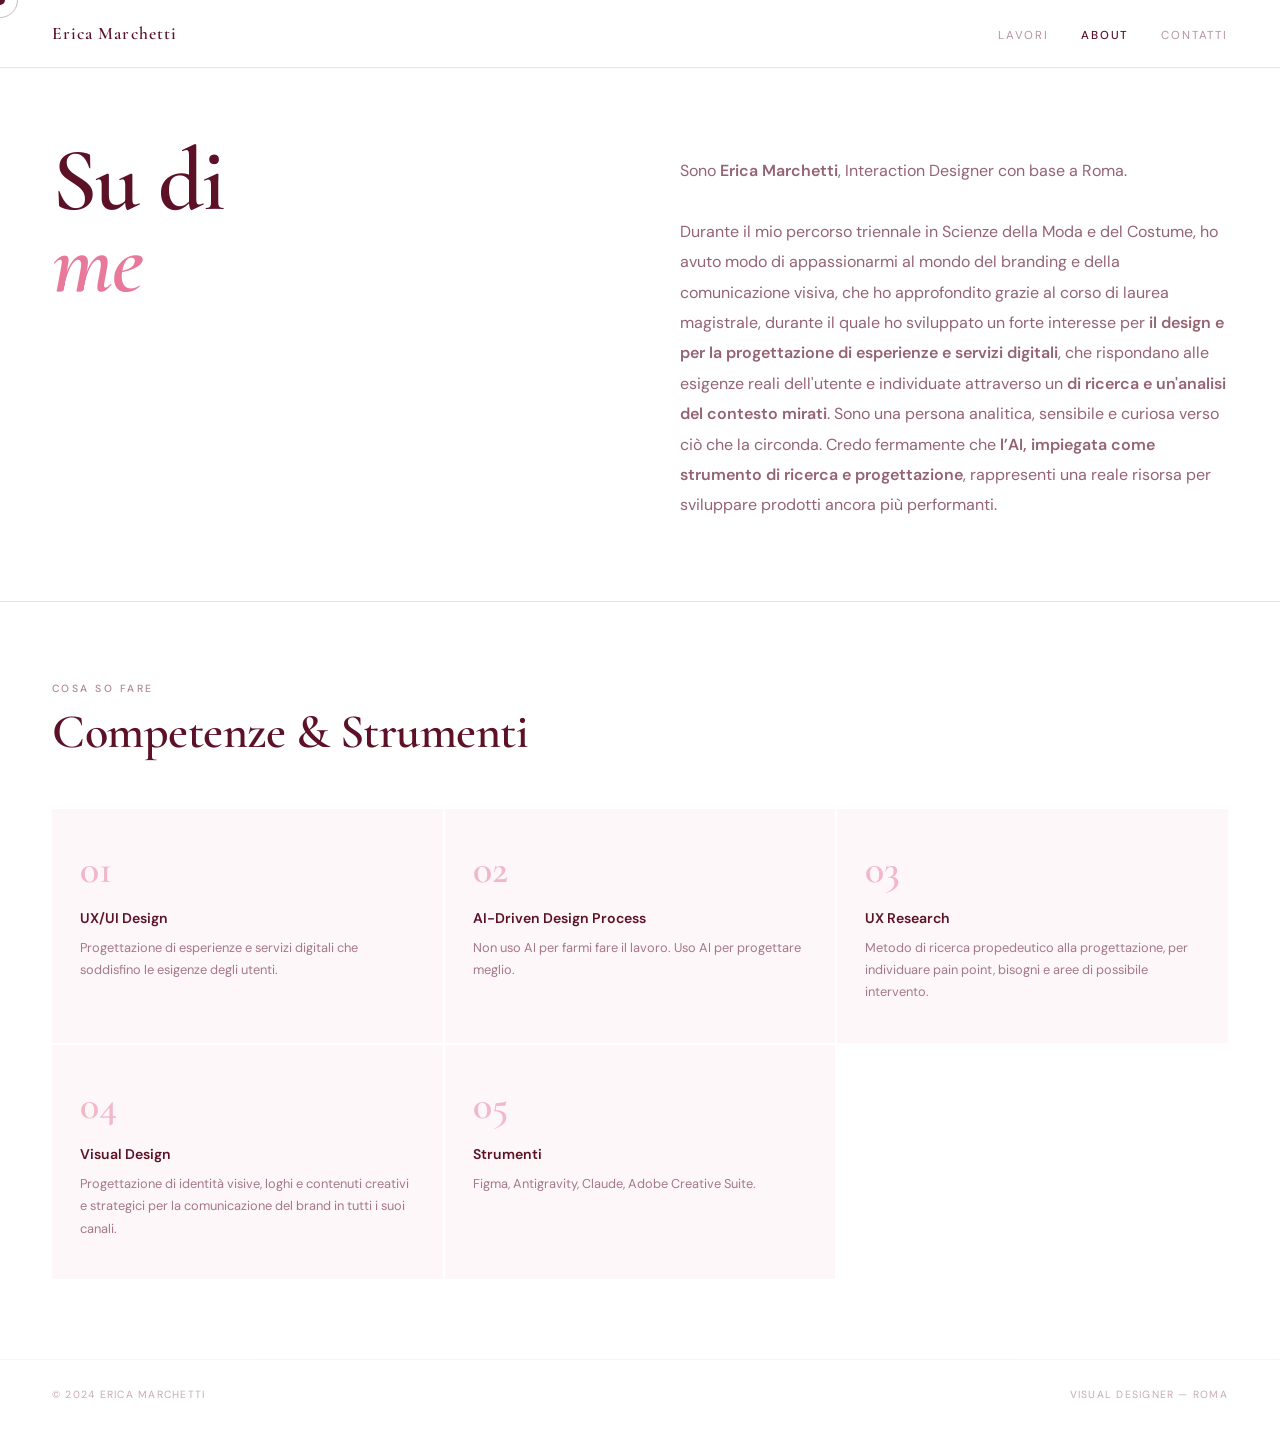
<file: about.html>
<!DOCTYPE html>
<html lang="it">

<head>
  <meta charset="UTF-8" />
  <meta name="viewport" content="width=device-width, initial-scale=1.0" />
  <title>About — Erica Marchetti</title>
  <link rel="preconnect" href="https://fonts.googleapis.com">
  <link rel="preconnect" href="https://fonts.gstatic.com" crossorigin>
  <link
    href="https://fonts.googleapis.com/css2?family=Cormorant+Garamond:ital,wght@0,300;0,400;0,600;1,300;1,400;1,600&family=DM+Sans:wght@300;400;500&display=swap"
    rel="stylesheet" />
  <link rel="stylesheet" href="css/style.css" />
</head>

<body>

  <div class="cursor" id="cursor"></div>
  <div class="cursor-ring" id="cursorRing"></div>

  <!-- NAV -->
  <nav>
    <a class="nav-logo" href="index.html">Erica Marchetti</a>
    <ul class="nav-links">
      <li><a href="index.html">Lavori</a></li>
      <li><a href="about.html" class="active">About</a></li>
      <li><a href="contact.html">Contatti</a></li>
    </ul>
  </nav>

  <main>
    <section class="about-hero">
      <div class="reveal">
        <h1 class="about-title">Su di<br><em>me</em></h1>
      </div>
      <div class="reveal">
        <p class="about-bio-text">
          Sono <strong>Erica Marchetti</strong>, Interaction Designer con base a Roma.<br><br>
          Durante il mio percorso triennale in Scienze della Moda e del Costume, ho avuto modo di appassionarmi al mondo
          del
          branding e della comunicazione visiva, che ho approfondito grazie al corso di laurea magistrale, durante il
          quale ho
          sviluppato un forte interesse per <strong>il design e per la progettazione di esperienze e servizi
            digitali</strong>, che
          rispondano alle
          esigenze reali dell'utente e individuate attraverso un <strong>di ricerca e un'analisi del contesto
            mirati</strong>.
          Sono una
          persona analitica, sensibile e curiosa verso ciò che la circonda. Credo fermamente che <strong>l’AI, impiegata
            come
            strumento
            di ricerca e progettazione</strong>, rappresenti una reale risorsa per sviluppare prodotti ancora più
          performanti.
        </p>
      </div>
    </section>

    <section class="about-skills-section">
      <p class="section-eyebrow reveal">Cosa so fare</p>
      <h2 class="section-title reveal">Competenze &amp; Strumenti</h2>
      <div class="skills-grid">
        <div class="skill-card reveal">
          <div class="skill-card-num">01</div>
          <div class="skill-card-title">UX/UI Design</div>
          <p class="skill-card-text">Progettazione di esperienze e servizi digitali che soddisfino le esigenze degli
            utenti.</p>
        </div>
        <div class="skill-card reveal">
          <div class="skill-card-num">02</div>
          <div class="skill-card-title">AI-Driven Design Process</div>
          <p class="skill-card-text">Non uso AI per farmi fare il lavoro. Uso AI per progettare meglio.</p>
        </div>
        <div class="skill-card reveal">
          <div class="skill-card-num">03</div>
          <div class="skill-card-title">UX Research</div>
          <p class="skill-card-text">Metodo di ricerca propedeutico alla progettazione, per individuare pain point,
            bisogni e aree di possibile intervento.</p>
        </div>
        <div class="skill-card reveal">
          <div class="skill-card-num">04</div>
          <div class="skill-card-title">Visual Design</div>
          <p class="skill-card-text">Progettazione di identità visive, loghi e contenuti creativi e strategici per la
            comunicazione del brand in tutti i suoi canali.</p>
        </div>
        <div class="skill-card reveal">
          <div class="skill-card-num">05</div>
          <div class="skill-card-title">Strumenti</div>
          <p class="skill-card-text">Figma, Antigravity, Claude, Adobe Creative Suite.</p>
        </div>
  </main>

  <footer>
    <span>© 2024 Erica Marchetti</span>
    <span>Visual Designer — Roma</span>
  </footer>

  <script src="js/main.js"></script>
</body>

</html>
</file>
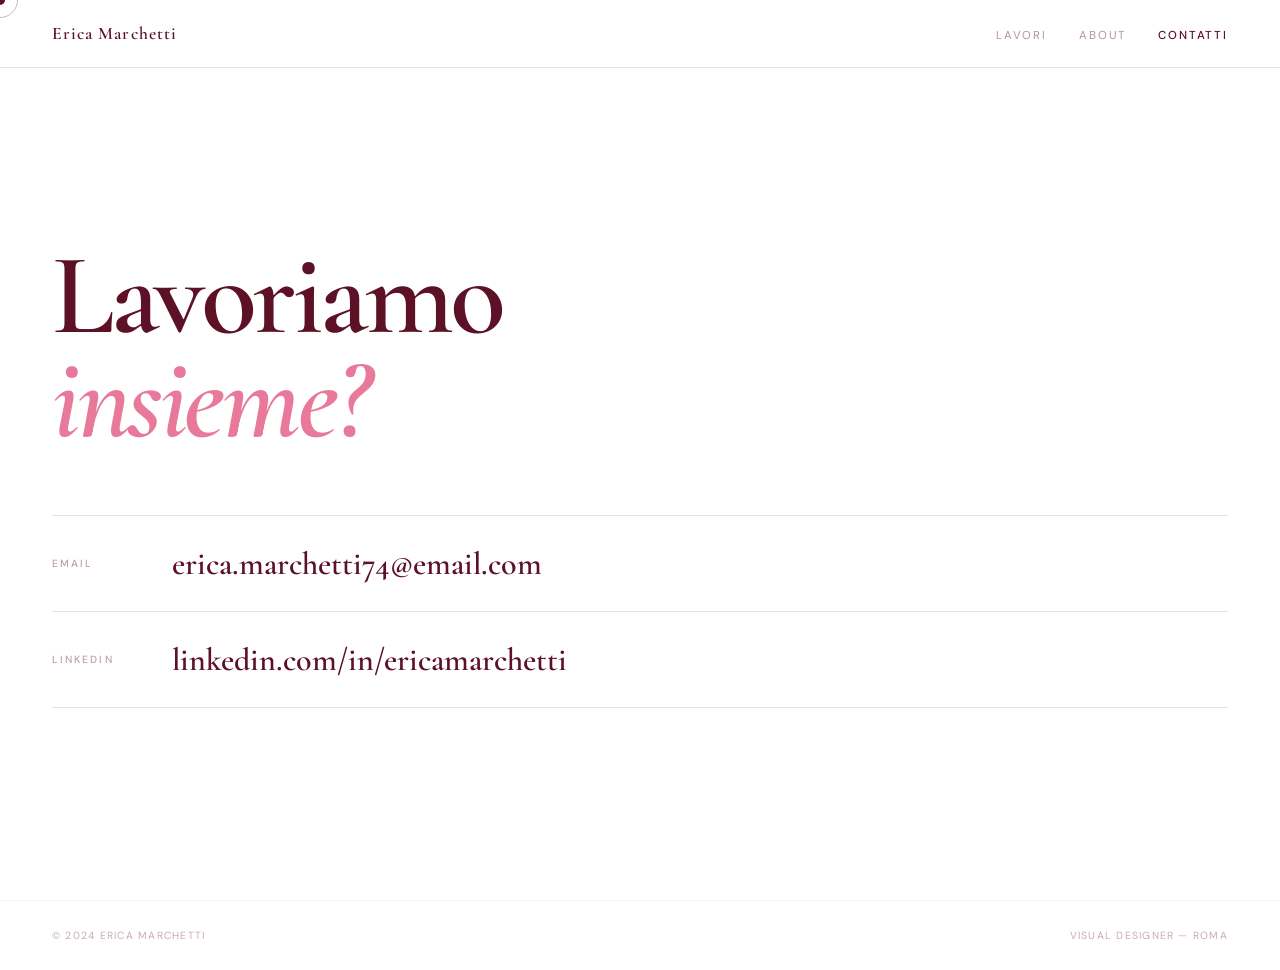
<file: contact.html>
<!DOCTYPE html>
<html lang="it">

<head>
  <meta charset="UTF-8" />
  <meta name="viewport" content="width=device-width, initial-scale=1.0" />
  <title>Contatti — Erica Marchetti</title>
  <link rel="preconnect" href="https://fonts.googleapis.com">
  <link rel="preconnect" href="https://fonts.gstatic.com" crossorigin>
  <link
    href="https://fonts.googleapis.com/css2?family=Cormorant+Garamond:ital,wght@0,300;0,400;0,600;1,300;1,400;1,600&family=DM+Sans:wght@300;400;500&display=swap"
    rel="stylesheet" />
  <link rel="stylesheet" href="css/style.css" />
</head>

<body>

  <div class="cursor" id="cursor"></div>
  <div class="cursor-ring" id="cursorRing"></div>

  <!-- NAV -->
  <nav>
    <a class="nav-logo" href="index.html">Erica Marchetti</a>
    <ul class="nav-links">
      <li><a href="index.html">Lavori</a></li>
      <li><a href="about.html">About</a></li>
      <li><a href="contact.html" class="active">Contatti</a></li>
    </ul>
  </nav>

  <main>
    <section class="contact-hero">
      <div class="reveal">
        <h1 class="contact-title">Lavoriamo<br><em>insieme?</em></h1>
      </div>

      <div class="contact-links-grid reveal">
        <a class="contact-item" href="mailto:erica.marchetti74@email.com">
          <span class="contact-item-label">Email</span>
          <span class="contact-item-value">erica.marchetti74@email.com</span>
          <span class="contact-item-arrow">→</span>
        </a>
        <a class="contact-item" href="https://www.linkedin.com/in/erica-marchetti-963781183/" target="_blank">
          <span class="contact-item-label">LinkedIn</span>
          <span class="contact-item-value">linkedin.com/in/ericamarchetti</span>
          <span class="contact-item-arrow">→</span>
        </a>
      </div>
  </main>

  <footer>
    <span>© 2024 Erica Marchetti</span>
    <span>Visual Designer — Roma</span>
  </footer>

  <script src="js/main.js"></script>
  <script>
    // Simple form submission feedback
    document.getElementById('contactForm').addEventListener('submit', function (e) {
      e.preventDefault();
      const btn = this.querySelector('.form-submit');
      const originalText = btn.textContent;
      btn.textContent = 'Inviando...';
      btn.style.opacity = '0.5';
      btn.disabled = true;

      setTimeout(() => {
        btn.textContent = 'Messaggio Inviato!';
        btn.style.background = '#c2506d';
        btn.style.opacity = '1';
        this.reset();
        setTimeout(() => {
          btn.textContent = originalText;
          btn.style.background = '';
          btn.disabled = false;
        }, 3000);
      }, 1500);
    });
  </script>
</body>

</html>
</file>
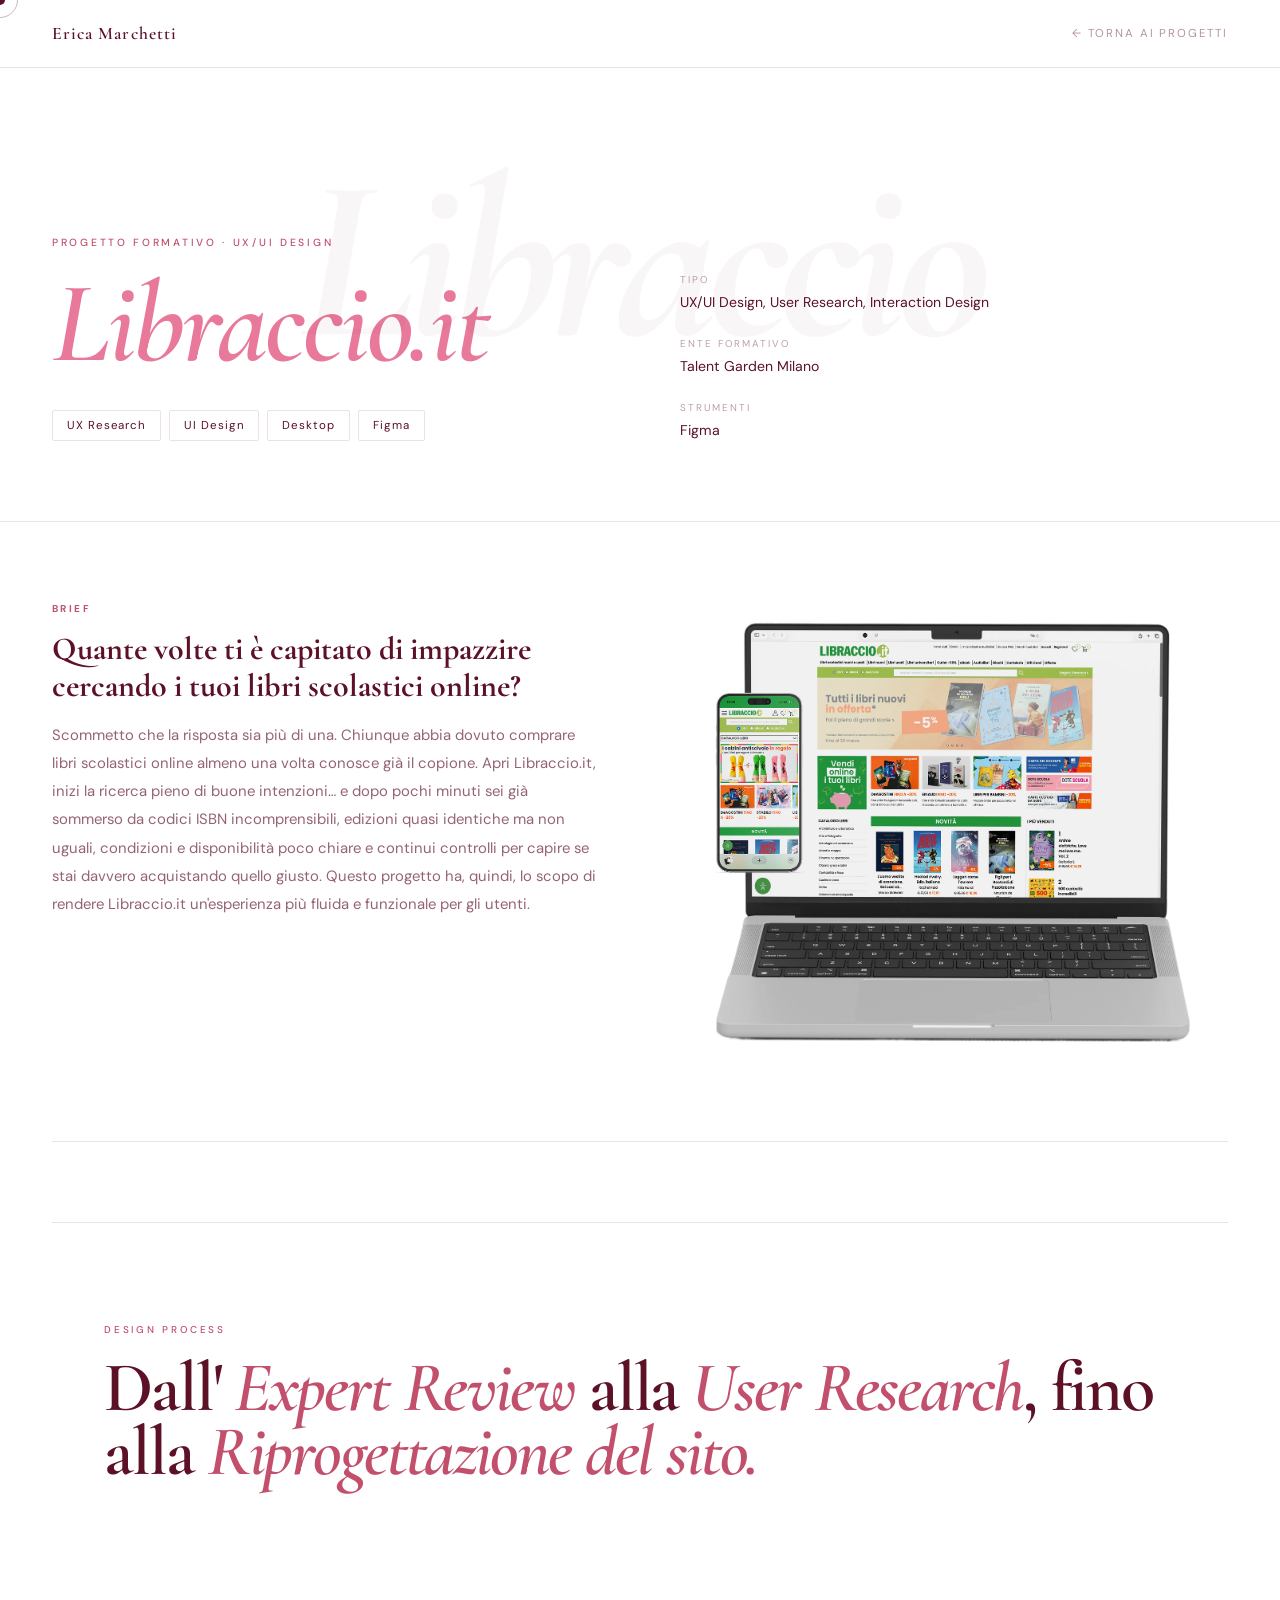
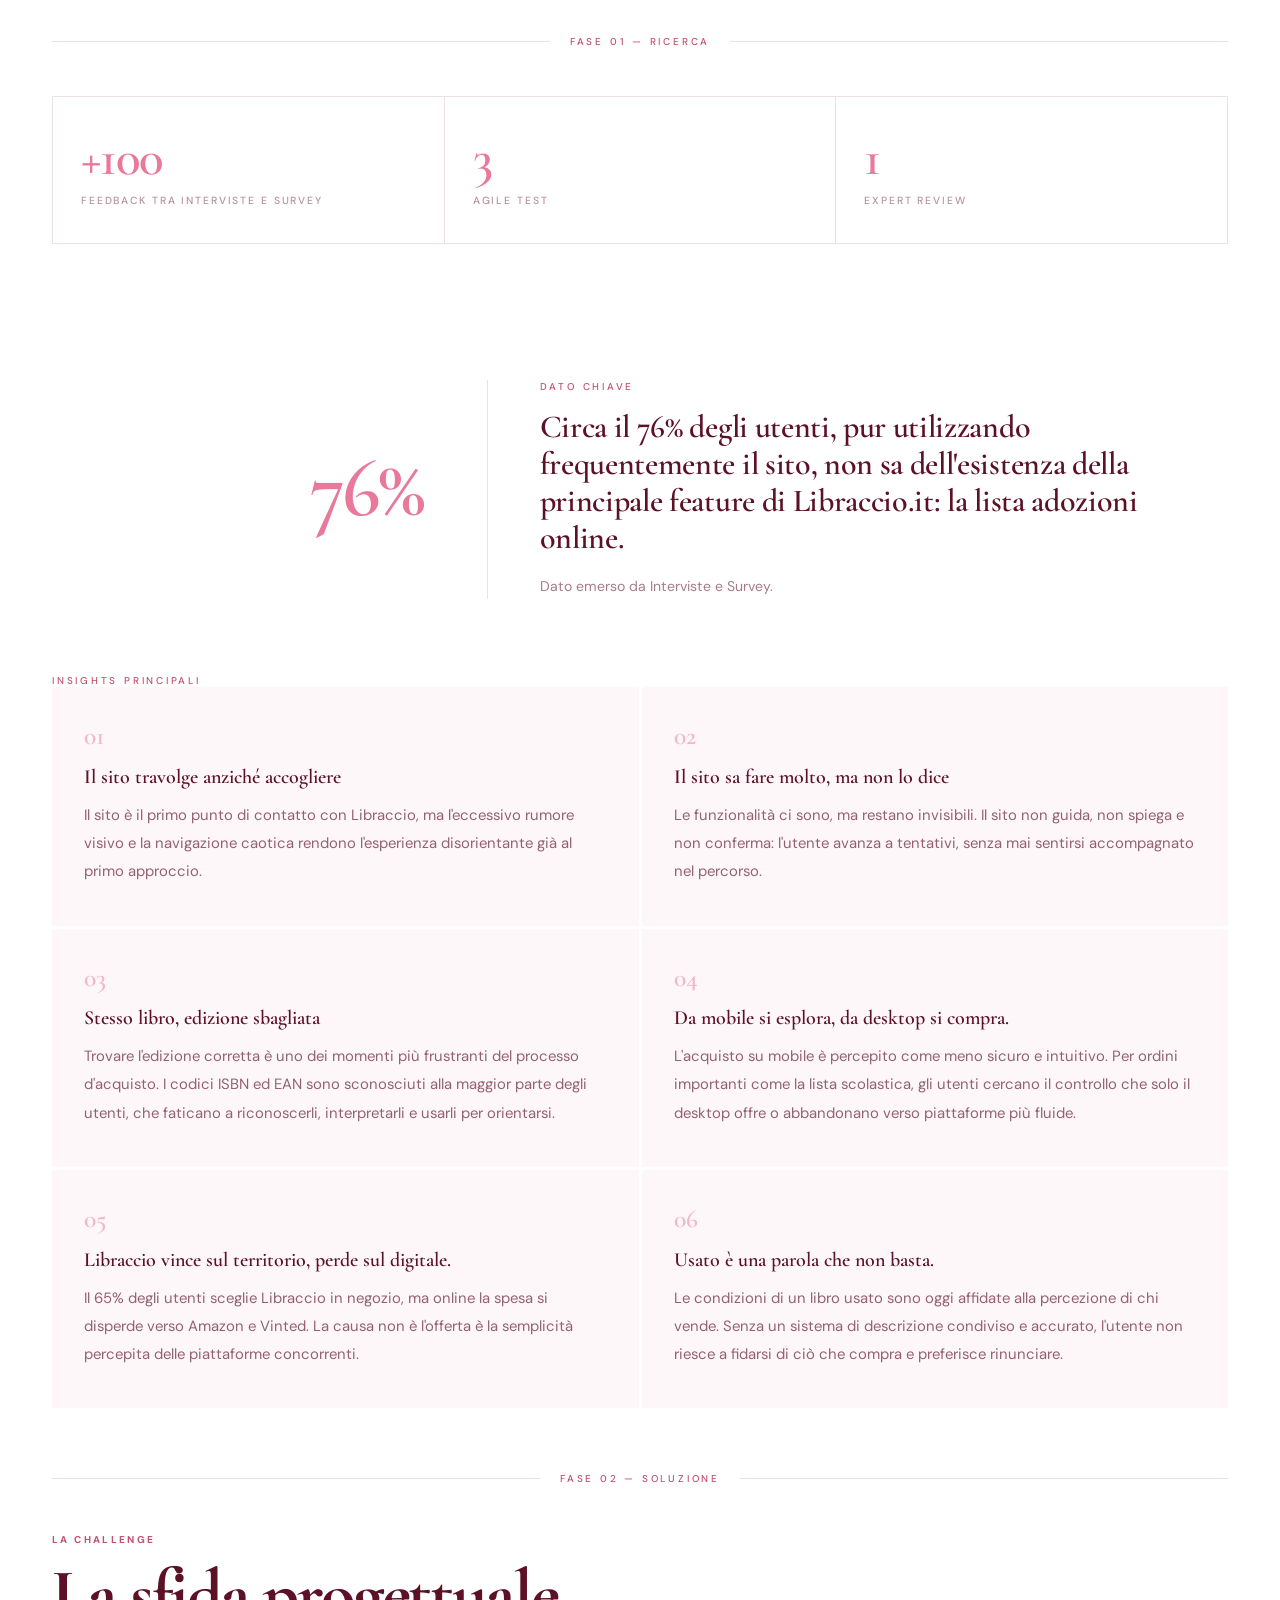
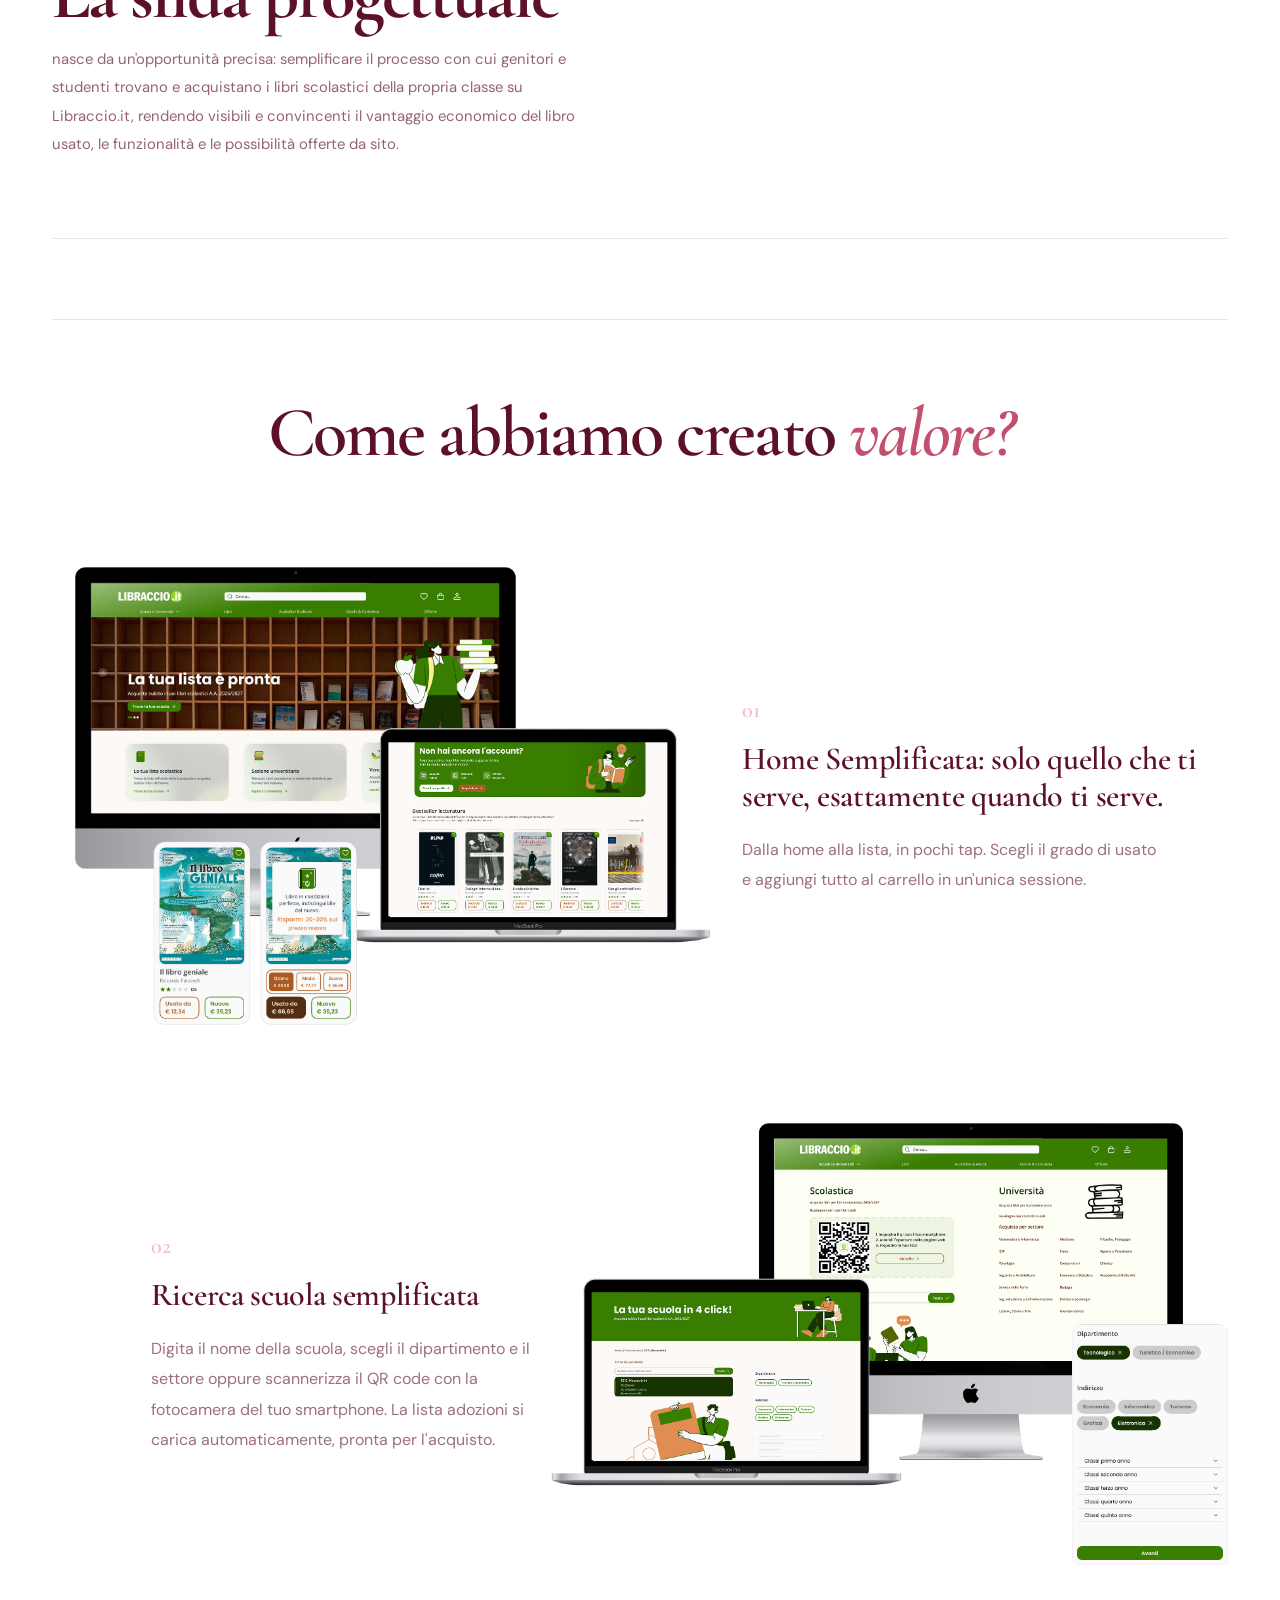
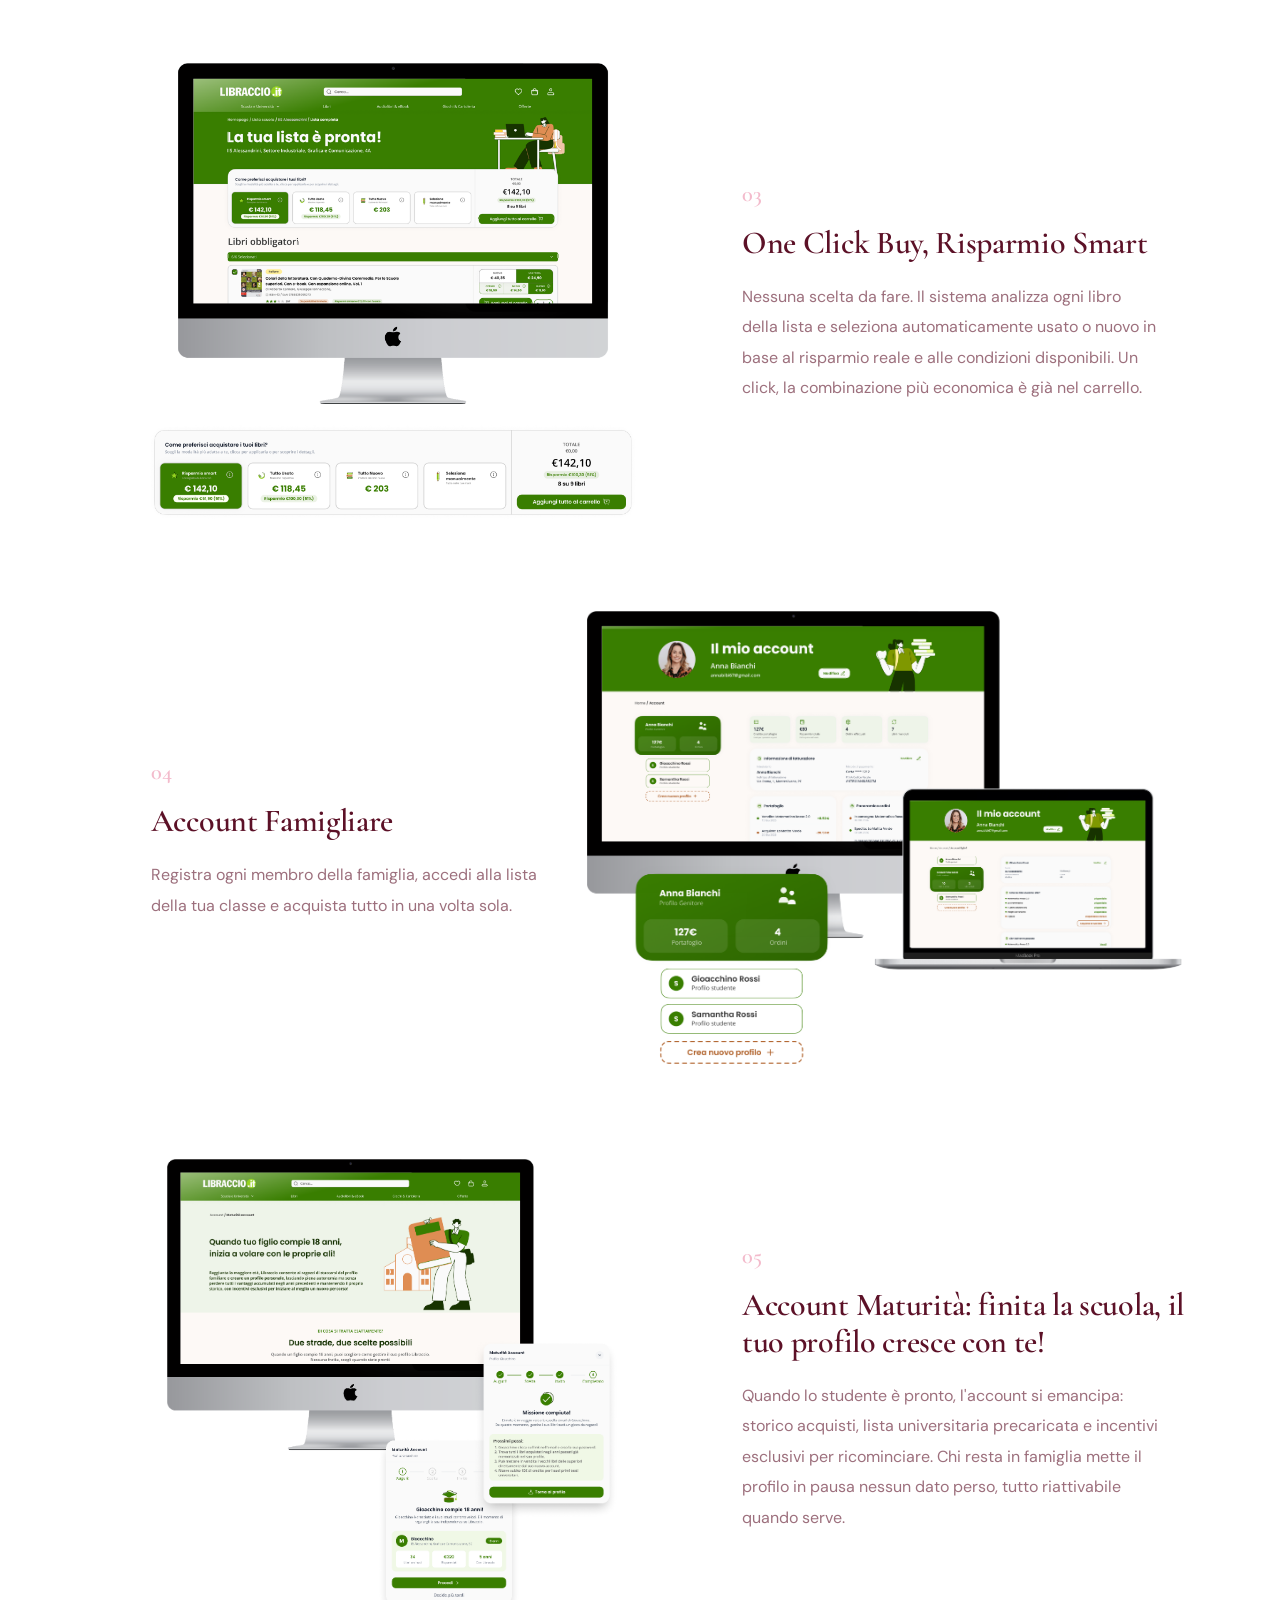
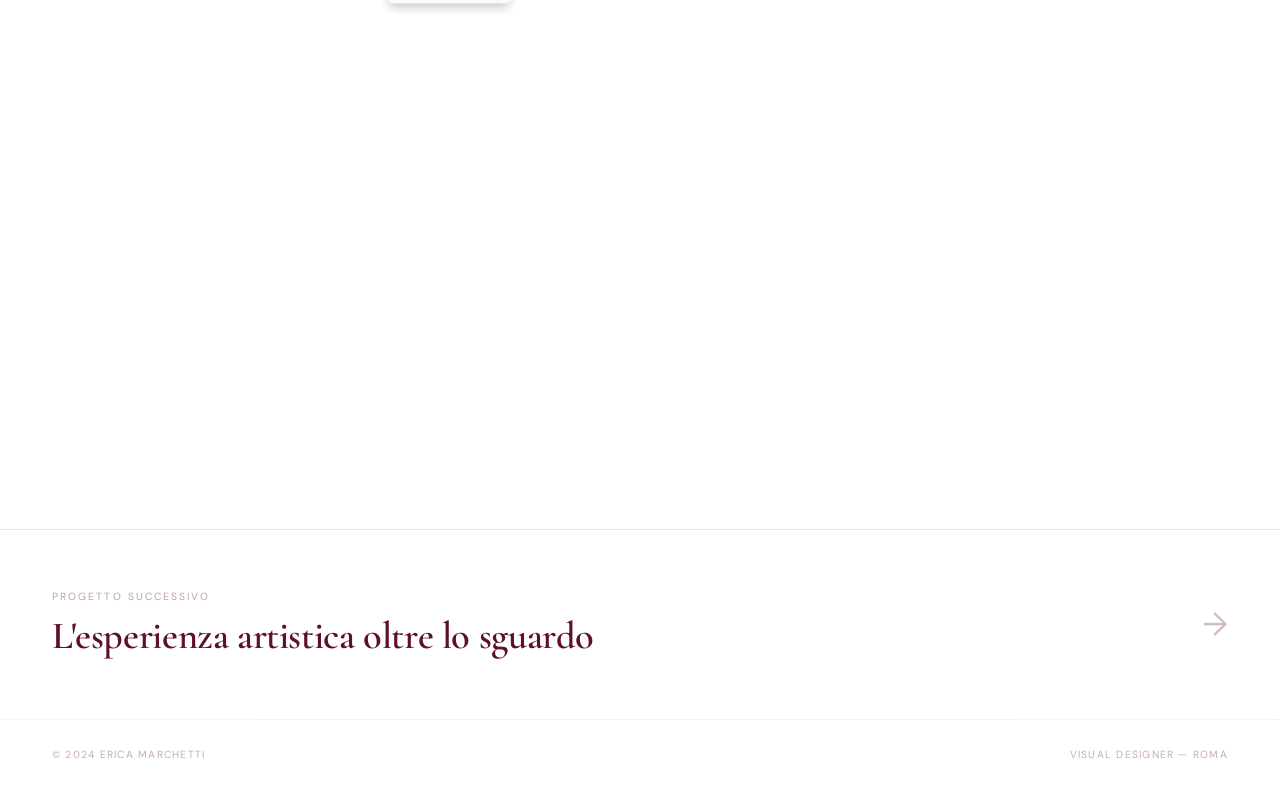
<file: pages/libraccio.html>
<!DOCTYPE html>
<html lang="it">

<head>
  <meta charset="UTF-8" />
  <meta name="viewport" content="width=device-width, initial-scale=1.0" />
  <title>libraccio — erica marchetti</title>
  <link rel="preconnect" href="https://fonts.googleapis.com">
  <link rel="preconnect" href="https://fonts.gstatic.com" crossorigin>
  <link
    href="https://fonts.googleapis.com/css2?family=Cormorant+Garamond:ital,wght@0,300;0,400;0,600;1,300;1,400;1,600&family=DM+Sans:wght@300;400;500&display=swap"
    rel="stylesheet" />
  <link rel="stylesheet" href="../css/style.css" />

  <!-- Nova page — scoped styles only -->
  <style>
    /* ── Project title — match index hero-name em style ─────── */
    .detail-title {
      font-style: italic;
      color: var(--accent-soft);
      font-size: clamp(4.5rem, 9vw, 8rem);
    }

    /* ── Proto section ──────────────────────────────────────── */
    .proto-section {
      padding: 100px 52px 80px;
      border-top: 1px solid var(--ink-light);
      display: flex;
      flex-direction: column;
      align-items: center;
      text-align: center;
    }

    .proto-header {
      margin-bottom: 72px;
    }

    .proto-title {
      font-family: 'Cormorant Garamond', serif;
      font-size: clamp(1.8rem, 3vw, 2.8rem);
      font-weight: 600;
      letter-spacing: -0.01em;
      line-height: 1.1;
      color: var(--ink);
    }

    .proto-mockup {
      display: block;
      width: min(320px, 72vw);
      height: auto;
      user-select: none;
      pointer-events: none;
    }

    /* ── Phase divider ──────────────────────────────────────── */
    .phase-divider {
      display: flex;
      align-items: center;
      gap: 20px;
      padding: 64px 0 48px;
    }

    .phase-divider::before,
    .phase-divider::after {
      content: '';
      flex: 1;
      height: 1px;
      background: var(--ink-light);
    }

    .phase-label {
      font-size: 0.62rem;
      letter-spacing: 0.28em;
      text-transform: uppercase;
      color: var(--accent);
      font-weight: 500;
      white-space: nowrap;
    }

    /* ── Research stat row ──────────────────────────────────── */
    .research-stat-row {
      display: flex;
      gap: 0;
      margin-bottom: 64px;
      border: 1px solid var(--ink-light);
    }

    .research-stat-item {
      flex: 1;
      padding: 36px 28px;
      display: flex;
      flex-direction: column;
      gap: 10px;
      border-right: 1px solid var(--ink-light);
    }

    .research-stat-item:last-child {
      border-right: none;
    }

    .research-stat-num {
      font-family: 'Cormorant Garamond', serif;
      font-size: clamp(2.4rem, 4vw, 3.5rem);
      font-weight: 600;
      letter-spacing: -0.02em;
      color: var(--accent-soft);
      line-height: 1;
    }

    .research-stat-label {
      font-size: 0.65rem;
      letter-spacing: 0.18em;
      text-transform: uppercase;
      opacity: 0.45;
      font-weight: 500;
    }

    /* ── Insight grid ───────────────────────────────────────── */
    .insight-grid {
      display: grid;
      grid-template-columns: 1fr 1fr;
      gap: 3px;
      margin-bottom: 0;
    }

    .insight-card {
      background: var(--surface);
      padding: 36px 32px 40px;
      display: flex;
      flex-direction: column;
      gap: 12px;
    }

    .insight-num {
      font-family: 'Cormorant Garamond', serif;
      font-size: 1.6rem;
      font-weight: 600;
      color: var(--accent-soft);
      opacity: 0.5;
      line-height: 1;
    }

    .insight-title {
      font-family: 'Cormorant Garamond', serif;
      font-size: 1.25rem;
      font-weight: 600;
      line-height: 1.2;
      color: var(--ink);
      margin-top: 4px;
    }

    /* ── Solution alternating rows ──────────────────────────── */
    .sol-row {
      display: grid;
      grid-template-columns: 58fr 42fr;
      gap: 0;
      min-height: 320px;
      margin-bottom: 48px;
    }

    /* Even rows flip columns: caption left, image right */
    .sol-row--reverse {
      grid-template-columns: 42fr 58fr;
    }

    .sol-row--reverse .sol-img {
      order: 2;
    }

    .sol-row--reverse .sol-caption {
      order: 1;
      padding-left: 20%;
      padding-right: 0;
    }

    .sol-img {
      background: var(--white);
      display: flex;
      align-items: center;
      justify-content: center;
      min-height: 500px;
      overflow: hidden;
    }

    .sol-img-inner {
      text-align: center;
    }

    .sol-img img {
      width: 100%;
      height: 460px;
      object-fit: contain;
      display: block;
    }

    .sol-caption {
      padding: 52px 8px;
      display: flex;
      flex-direction: column;
      justify-content: center;
      gap: 20px;
    }

    .sol-caption-num {
      font-family: 'Cormorant Garamond', serif;
      font-size: 1.4rem;
      font-weight: 600;
      color: var(--accent-soft);
      opacity: 0.5;
      line-height: 1;
    }

    .sol-caption-title {
      font-family: 'Cormorant Garamond', serif;
      font-size: clamp(1.6rem, 2.5vw, 2.2rem);
      font-weight: 600;
      line-height: 1.15;
      letter-spacing: -0.01em;
      color: var(--ink);
    }

    .sol-caption-text {
      font-size: 1rem;
      line-height: 1.9;
      color: var(--ink);
      opacity: 0.6;
      max-width: 38ch;
    }

    /* ── Research highlight ────────────────────────────────── */
    .research-highlight {
      padding: 72px 0;
      margin-bottom: 3px;
      display: grid;
      grid-template-columns: 1fr 2fr;
      align-items: center;
      gap: 64px;
    }

    .research-highlight-stat {
      font-family: 'Cormorant Garamond', serif;
      font-size: clamp(2.8rem, 6.5vw, 6rem);
      font-weight: 600;
      letter-spacing: -0.04em;
      line-height: 0.9;
      color: var(--accent-soft);
      text-align: right;
    }

    .research-highlight-body {
      display: flex;
      flex-direction: column;
      gap: 16px;
      border-left: 1px solid var(--ink-light);
      padding-left: 52px;
    }

    .research-highlight-label {
      font-size: 0.62rem;
      letter-spacing: 0.28em;
      text-transform: uppercase;
      color: var(--accent);
      font-weight: 500;
    }

    .research-highlight-title {
      font-family: 'Cormorant Garamond', serif;
      font-size: clamp(1.4rem, 2.5vw, 2rem);
      font-weight: 600;
      line-height: 1.15;
      letter-spacing: -0.01em;
      color: var(--ink);
    }

    .research-highlight-text {
      font-size: 0.88rem;
      line-height: 1.9;
      color: var(--ink);
      opacity: 0.55;
      max-width: 48ch;
    }

    /* ── Responsive ─────────────────────────────────────────── */
    @media (max-width: 860px) {
      .proto-section {
        padding-left: 24px;
        padding-right: 24px;
      }

      .research-stat-row {
        flex-direction: column;
      }

      .research-stat-item {
        border-right: none;
        border-bottom: 1px solid var(--ink-light);
      }

      .research-stat-item:last-child {
        border-bottom: none;
      }

      .insight-grid {
        grid-template-columns: 1fr;
      }

      .research-highlight {
        grid-template-columns: 1fr;
        gap: 32px;
        padding: 48px 0;
      }

      .research-highlight-body {
        border-left: none;
        border-top: 1px solid var(--ink-light);
        padding-left: 0;
        padding-top: 32px;
      }

      /* Solution rows stack: image on top, caption below */
      .sol-row,
      .sol-row--reverse {
        grid-template-columns: 1fr;
        min-height: auto;
      }

      .sol-row .sol-img,
      .sol-row--reverse .sol-img {
        order: 1;
        min-height: 260px;
      }

      .sol-row .sol-caption,
      .sol-row--reverse .sol-caption {
        order: 2;
        border-left: none;
        border-right: none;
        border-top: 1px solid var(--ink-light);
        padding: 36px 24px;
      }
    }
  </style>
</head>

<body>

  <div class="cursor" id="cursor"></div>
  <div class="cursor-ring" id="cursorRing"></div>

  <!-- NAV -->
  <nav>
    <a class="nav-logo" href="../index.html">Erica Marchetti</a>
    <a class="nav-back" href="../index.html#projectsSection">
      ← Torna ai progetti
    </a>
    <ul class="nav-links" style="display:none;">
      <li><a href="../index.html">Lavori</a></li>
      <li><a href="../about.html">About</a></li>
      <li><a href="../contact.html">Contatti</a></li>
    </ul>
  </nav>

  <main>

    <!-- ① HERO ─────────────────────────────────────────────── -->
    <section class="detail-hero">
      <div class="detail-hero-bg">Libraccio</div>
      <div>
        <p class="detail-eyebrow">Progetto Formativo · UX/UI Design</p>
        <h1 class="detail-title">Libraccio.it</h1>
        <div class="tools-row hero-tools-row">
          <span class="tool-chip">UX Research</span><span class="tool-chip">UI Design</span>
          <span class="tool-chip">Desktop</span><span class="tool-chip">Figma</span>

        </div>
      </div>
      <div class="detail-meta">
        <div class="meta-item"><span class="meta-label">Tipo</span><span class="meta-value">UX/UI Design, User Research,
            Interaction Design
          </span></div>
        <div class="meta-item"><span class="meta-label">Ente Formativo</span><span class="meta-value">Talent Garden
            Milano</span></div>
        <div class="meta-item"><span class="meta-label">Strumenti</span><span class="meta-value">Figma</span></div>
      </div>
    </section>

    <div class="detail-body">

      <!-- ② BRIEF ──────────────────────────────────────────── -->
      <div class="detail-grid reveal">
        <div>
          <p class="detail-section-label">Brief</p>
          <h2 class="detail-section-title">Quante volte ti è capitato di impazzire cercando i tuoi libri scolastici
            online?</h2>

          <p class="detail-text">Scommetto che la risposta sia più di una. Chiunque abbia dovuto comprare libri
            scolastici online almeno una volta conosce già il copione.

            Apri Libraccio.it, inizi la ricerca pieno di buone intenzioni… e dopo pochi minuti sei già sommerso da
            codici ISBN incomprensibili, edizioni quasi identiche ma non uguali, condizioni e disponibilità poco
            chiare e continui controlli per capire se stai davvero acquistando quello giusto. Questo progetto ha,
            quindi, lo scopo di rendere Libraccio.it un'esperienza più fluida e funzionale per gli utenti.</p>
        </div>
        <div class="brief-image-wrap">
          <img src="../assets/prima-libraccio.png" alt="Libraccio.it homepage" class="brief-image" />
        </div>
      </div>

      <!-- ② b PROCESS HEADING ───────────────────────────────── -->
      <div class="process-heading reveal">
        <span class="process-heading-eyebrow">Design Process</span>
        <h2 class="process-heading-title">Dall' <em>Expert Review</em> alla <em>User Research</em>, fino alla
          <em>Riprogettazione del sito.</em>
        </h2>
      </div>

      <!-- ③ RESEARCH PHASE DIVIDER ────────────────────────── -->
      <div class="phase-divider reveal">
        <span class="phase-label">Fase 01 — Ricerca</span>
      </div>

      <!-- ④ RESEARCH STATS ─────────────────────────────────── -->
      <div class="research-stat-row reveal">
        <div class="research-stat-item">
          <span class="research-stat-num">+100</span>
          <span class="research-stat-label">Feedback tra Interviste e Survey</span>
        </div>
        <div class="research-stat-item">
          <span class="research-stat-num">3</span>
          <span class="research-stat-label">Agile Test</span>
        </div>
        <div class="research-stat-item">
          <span class="research-stat-num">1</span>
          <span class="research-stat-label">Expert Review</span>
        </div>
      </div>

      <!-- ④b RESEARCH HIGHLIGHT ──────────────────────────────── -->
      <div class="research-highlight reveal">
        <div class="research-highlight-stat">76%</div>
        <div class="research-highlight-body">
          <span class="research-highlight-label">Dato chiave</span>
          <h3 class="research-highlight-title">Circa il 76% degli utenti, pur utilizzando frequentemente il sito, non sa
            dell'esistenza della principale feature di Libraccio.it: la lista adozioni online.</h3>
          <p class="research-highlight-text">Dato emerso da Interviste e Survey.
          </p>
        </div>
      </div>

      <!-- ⑤ RESEARCH INSIGHTS ──────────────────────────────── -->
      <p class="research-highlight-label insights-intro-label">Insights principali</p>
      <div class="insight-grid reveal">
        <div class="insight-card">
          <span class="insight-num">01</span>
          <h3 class="insight-title">Il sito travolge anziché accogliere</h3>
          <p class="detail-text">Il sito è il primo punto di contatto con Libraccio, ma l'eccessivo rumore visivo e la
            navigazione caotica rendono l'esperienza disorientante già al primo approccio.</p>
        </div>
        <div class="insight-card">
          <span class="insight-num">02</span>
          <h3 class="insight-title">Il sito sa fare molto, ma non lo dice</h3>
          <p class="detail-text">Le funzionalità ci sono, ma restano invisibili. Il sito non guida, non spiega e non
            conferma: l'utente avanza a tentativi, senza mai sentirsi accompagnato nel percorso.</p>
        </div>
        <div class="insight-card">
          <span class="insight-num">03</span>
          <h3 class="insight-title">Stesso libro, edizione sbagliata</h3>
          <p class="detail-text">Trovare l'edizione corretta è uno dei momenti più frustranti del processo d'acquisto. I
            codici ISBN ed EAN sono sconosciuti alla maggior parte degli utenti, che faticano a riconoscerli,
            interpretarli e usarli per orientarsi. </p>
        </div>
        <div class="insight-card">
          <span class="insight-num">04</span>
          <h3 class="insight-title">Da mobile si esplora, da desktop si compra.</h3>
          <p class="detail-text">L'acquisto su mobile è percepito come meno sicuro e intuitivo. Per ordini importanti
            come la lista scolastica, gli utenti cercano il controllo che solo il desktop offre o abbandonano verso
            piattaforme più fluide.</p>
        </div>
        <div class="insight-card">
          <span class="insight-num">05</span>
          <h3 class="insight-title">Libraccio vince sul territorio, perde sul digitale.</h3>
          <p class="detail-text">
            Il 65% degli utenti sceglie Libraccio in negozio, ma online la spesa si disperde verso Amazon e Vinted. La
            causa non è l'offerta è la semplicità percepita delle piattaforme concorrenti.
          </p>
        </div>

        <div class="insight-card">
          <span class="insight-num">06</span>
          <h3 class="insight-title">Usato è una parola che non basta.</h3>
          <p class="detail-text">
            Le condizioni di un libro usato sono oggi affidate alla percezione di chi vende. Senza un sistema di
            descrizione condiviso e accurato, l'utente non riesce a fidarsi di ciò che compra e preferisce rinunciare.
          </p>
        </div>
      </div>

      <!-- ⑥ SOLUTION PHASE DIVIDER ────────────────────────── -->
      <div class="phase-divider reveal">
        <span class="phase-label">Fase 02 — Soluzione</span>
      </div>

      <!-- ⑦ SOLUTION INTRO ──────────────────────────────────── -->
      <div class="detail-grid reveal">
        <div>
          <p class="detail-section-label">La Challenge</p>
          <h2 class="detail-section-title detail-section-title--xl">La sfida progettuale</h2>
          <p class="detail-text">nasce da un'opportunità precisa: semplificare il processo con cui genitori e studenti
            trovano e acquistano i libri scolastici della propria classe su Libraccio.it, rendendo visibili e
            convincenti il vantaggio economico del libro usato, le funzionalità e le possibilità offerte da
            sito.</p>
        </div>
      </div>

      <!-- ⑦b NOVA CALLOUT ────────────────────────────────────── -->
      <div class="nova-callout reveal">
        <h2 class="nova-callout-title">Come abbiamo creato <em>valore?</em></h2>
      </div>

      <!-- ⑧ SOLUTION ALTERNATING ROWS ────────────────────── -->

      <!-- Row 1 — image left, caption right -->
      <div class="sol-row reveal">
        <div class="sol-img">
          <img src="../assets/Homepage libraccio group.png" alt="Nova app — mockup schermata 03" />
        </div>
        <div class="sol-caption">
          <span class="sol-caption-num">01</span>
          <h3 class="sol-caption-title">Home Semplificata: solo quello che ti serve,
            esattamente quando ti serve.</h3>
          <p class="sol-caption-text">Dalla home alla lista, in pochi tap. Scegli il grado di usato e aggiungi tutto al
            carrello in un'unica sessione.</p>
        </div>
      </div>

      <!-- Row 2 — caption left, image right -->
      <div class="sol-row sol-row--reverse reveal">
        <div class="sol-img">
          <img src="../assets/selezione-classe.png" alt="Nova app — mockup schermata 02" />
        </div>
        <div class="sol-caption">
          <span class="sol-caption-num">02</span>
          <h3 class="sol-caption-title">Ricerca scuola
            semplificata</h3>
          <p class="sol-caption-text">Digita il nome della scuola, scegli il dipartimento e il settore oppure
            scannerizza il QR code con la fotocamera del tuo smartphone. La lista adozioni si carica automaticamente,
            pronta per l'acquisto. </p>
        </div>
      </div>

      <!-- Row 3 — image left, caption right -->
      <div class="sol-row reveal">
        <div class="sol-img">
          <img src="../assets/risparmio smart.png" alt="Nova app — mockup schermata 03" />
        </div>
        <div class="sol-caption">
          <span class="sol-caption-num">03</span>
          <h3 class="sol-caption-title">One Click Buy, Risparmio Smart</h3>
          <p class="sol-caption-text">Nessuna scelta da fare. Il sistema analizza ogni libro della lista e seleziona
            automaticamente usato o nuovo in base al risparmio reale e alle condizioni disponibili. Un click, la
            combinazione più economica è già nel carrello.</p>
        </div>
      </div>
      <!-- Row 4 — caption left, image right -->
      <div class="sol-row sol-row--reverse reveal">
        <div class="sol-img">
          <img src="../assets/profilo famigliare.png" alt="Nova app — mockup schermata 02" />
        </div>
        <div class="sol-caption">
          <span class="sol-caption-num">04</span>
          <h3 class="sol-caption-title">Account Famigliare</h3>
          <p class="sol-caption-text">Registra ogni membro della famiglia, accedi alla lista della tua classe e acquista
            tutto in una volta sola. </p>
        </div>
      </div>
      <!-- Row 5 — image left, caption right -->
      <div class="sol-row reveal">
        <div class="sol-img">
          <img src="../assets/maturità.png" alt="Nova app — mockup schermata 03" />
        </div>
        <div class="sol-caption">
          <span class="sol-caption-num">05</span>
          <h3 class="sol-caption-title">Account Maturità: finita la scuola, il tuo profilo cresce con te!</h3>
          <p class="sol-caption-text">Quando lo studente è pronto, l'account si emancipa: storico acquisti, lista
            universitaria precaricata e incentivi esclusivi per ricominciare.
            Chi resta in famiglia mette il profilo in pausa nessun dato perso, tutto riattivabile quando serve.</p>
        </div>
      </div>
      <!-- ⑦b NOVA CALLOUT ────────────────────────────────────── -->
      <div class="nova-callout reveal">
        <h2 class="nova-callout-title">In questo modo, gli utenti vengono <em>fidelizzati</em>, grazie a un'esperienza
          più
          <em>fluida, completa e coinvolgente.</em>
        </h2>
      </div>

    </div><!-- /detail-body -->

    <!-- ⑩ NEXT PROJECT ───────────────────────────────────────── -->
    <a class="next-project" href="l'esperienza artistica oltre lo sguardo.html">
      <div>
        <p class="next-label">Progetto successivo</p>
        <p class="next-title">L'esperienza artistica oltre lo sguardo</p>
      </div>
      <span class="next-arrow">→</span>
    </a>

  </main>

  <footer>
    <span>© 2024 Erica Marchetti</span>
    <span>Visual Designer — Roma</span>
  </footer>

  <script src="../js/main.js"></script>
</body>

</html>
</file>
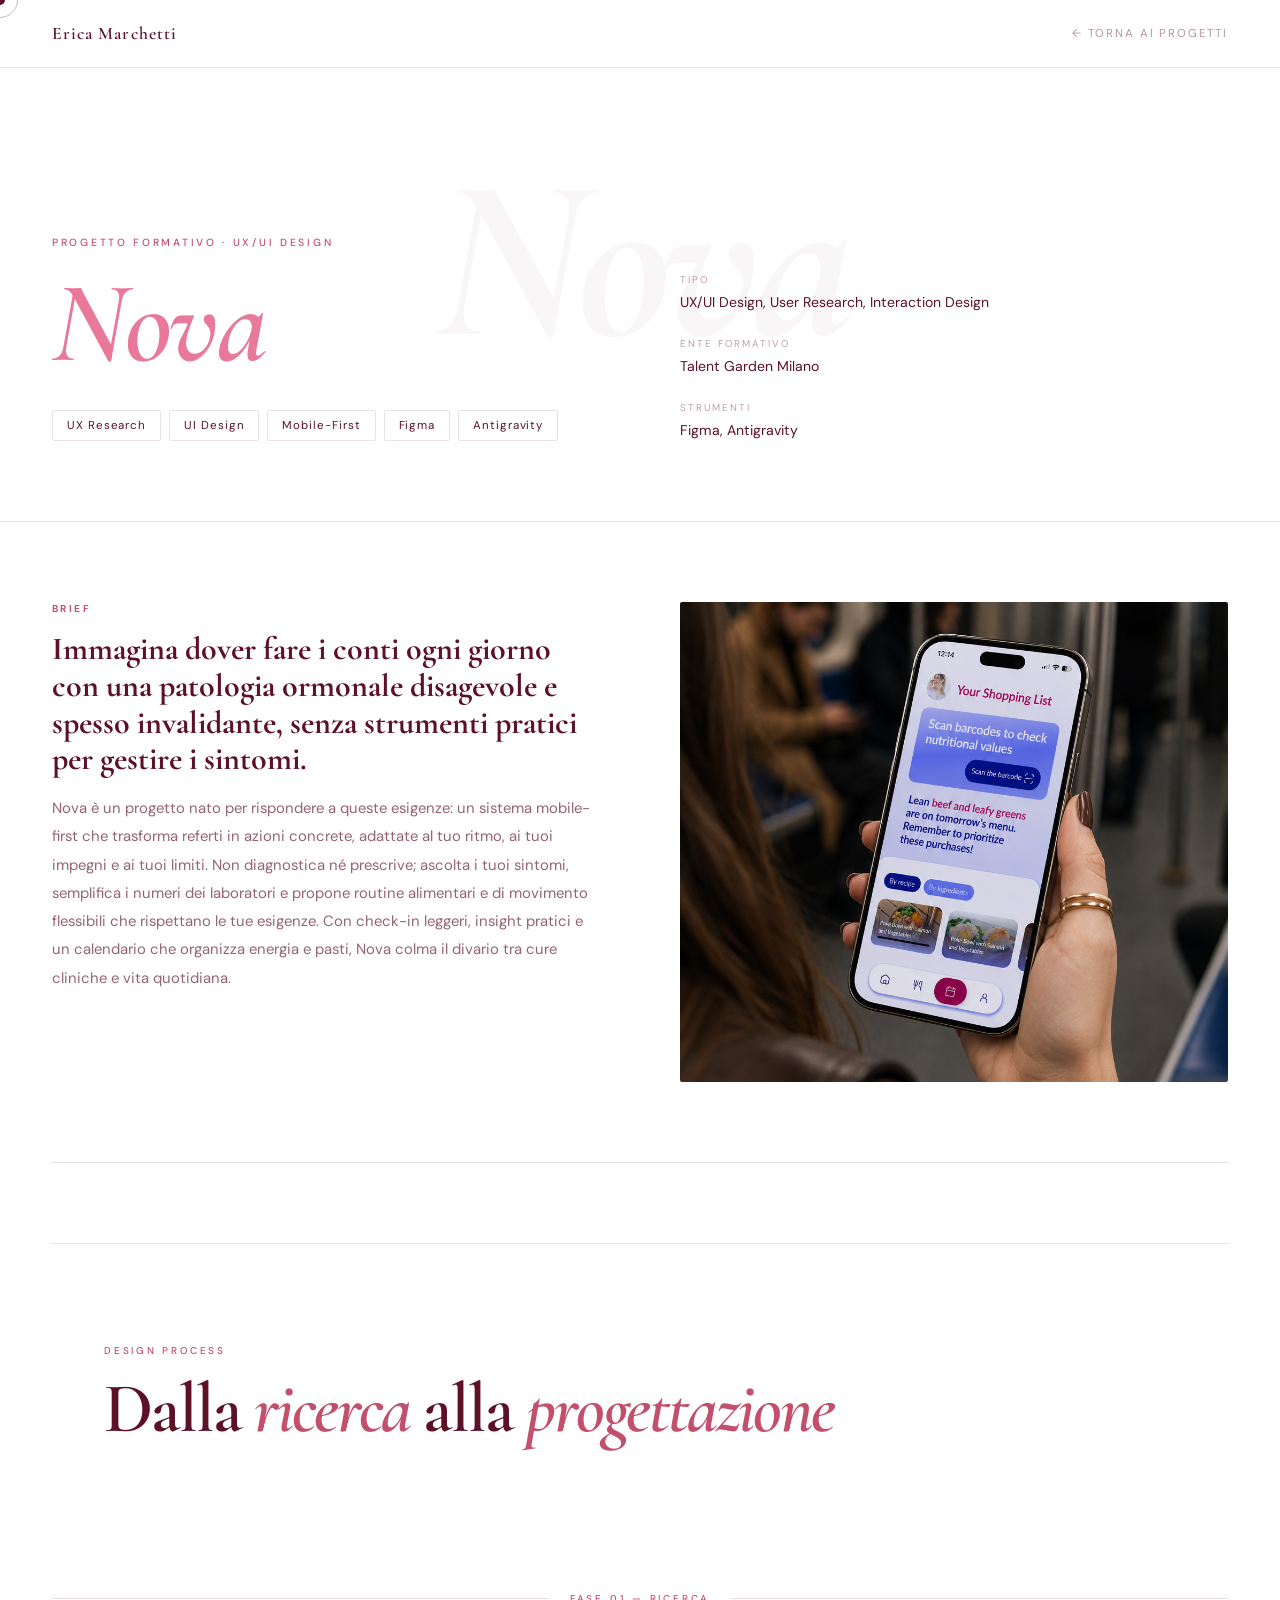
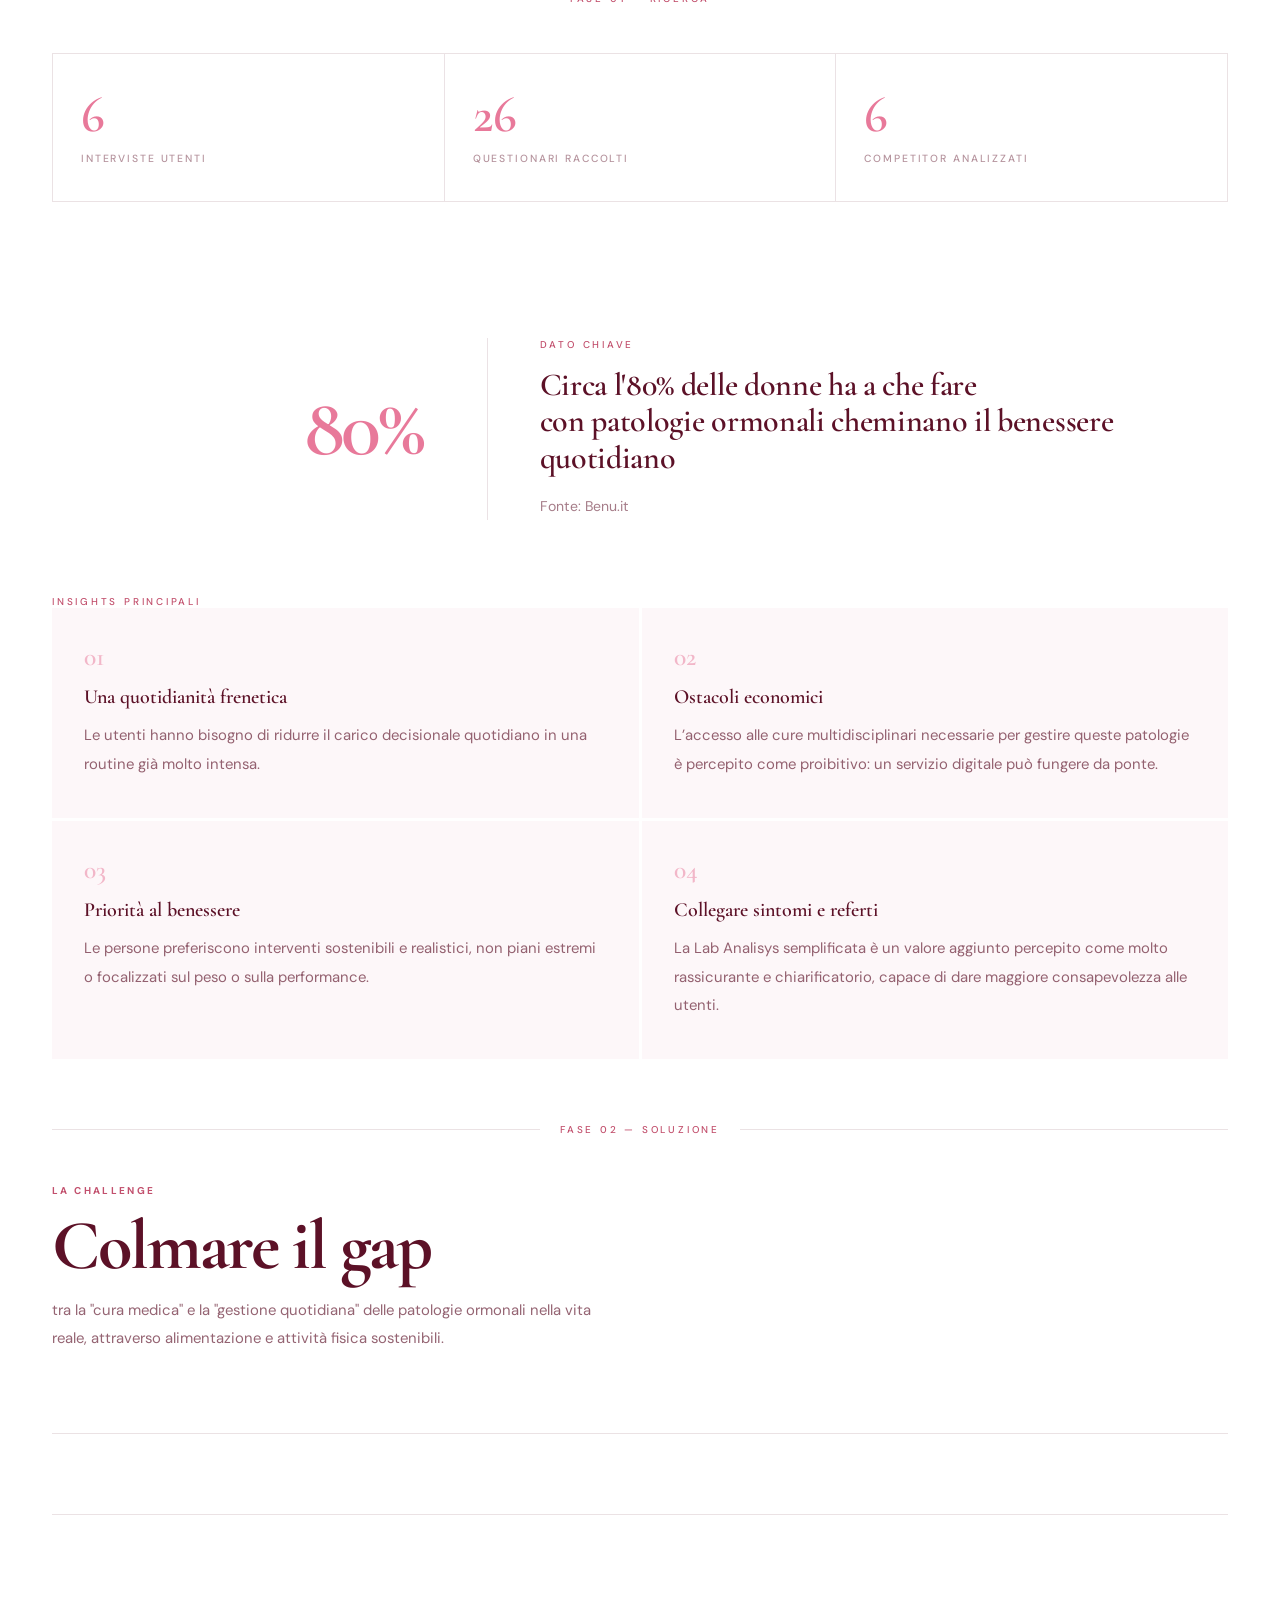
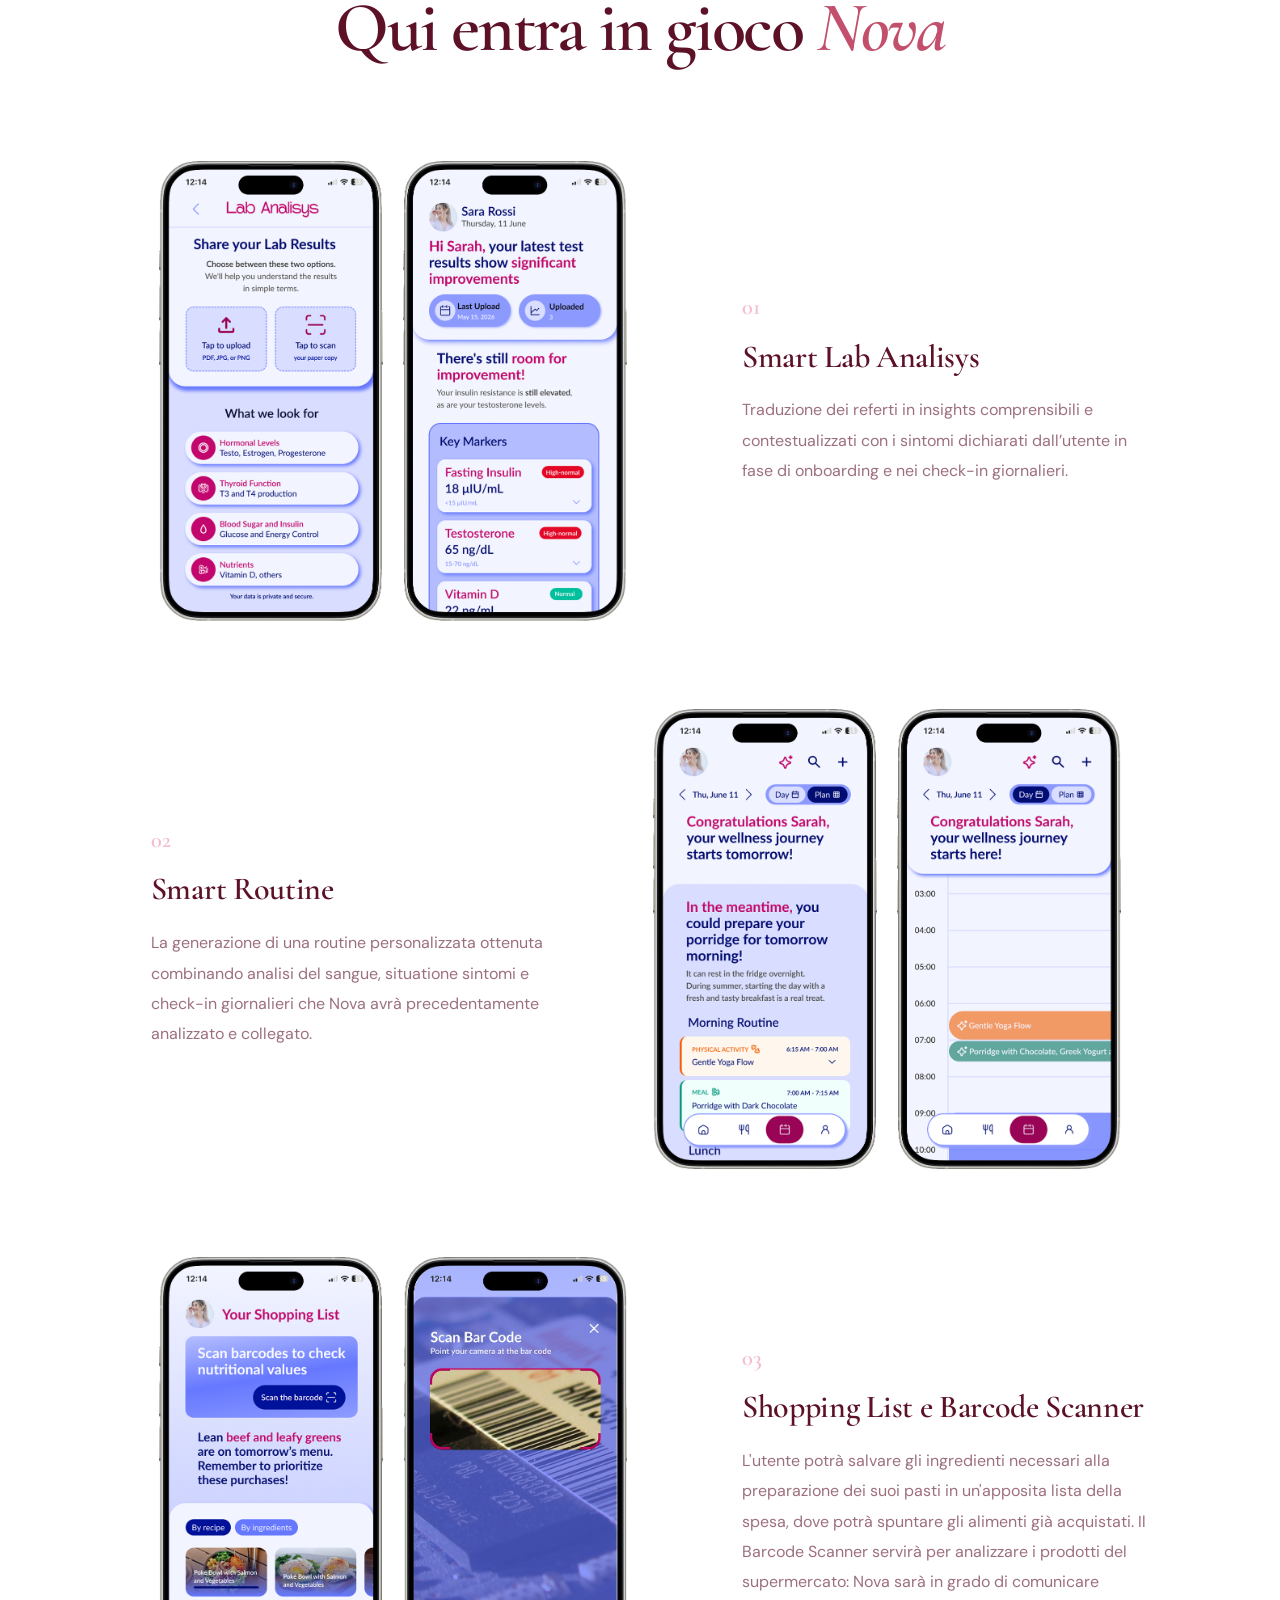
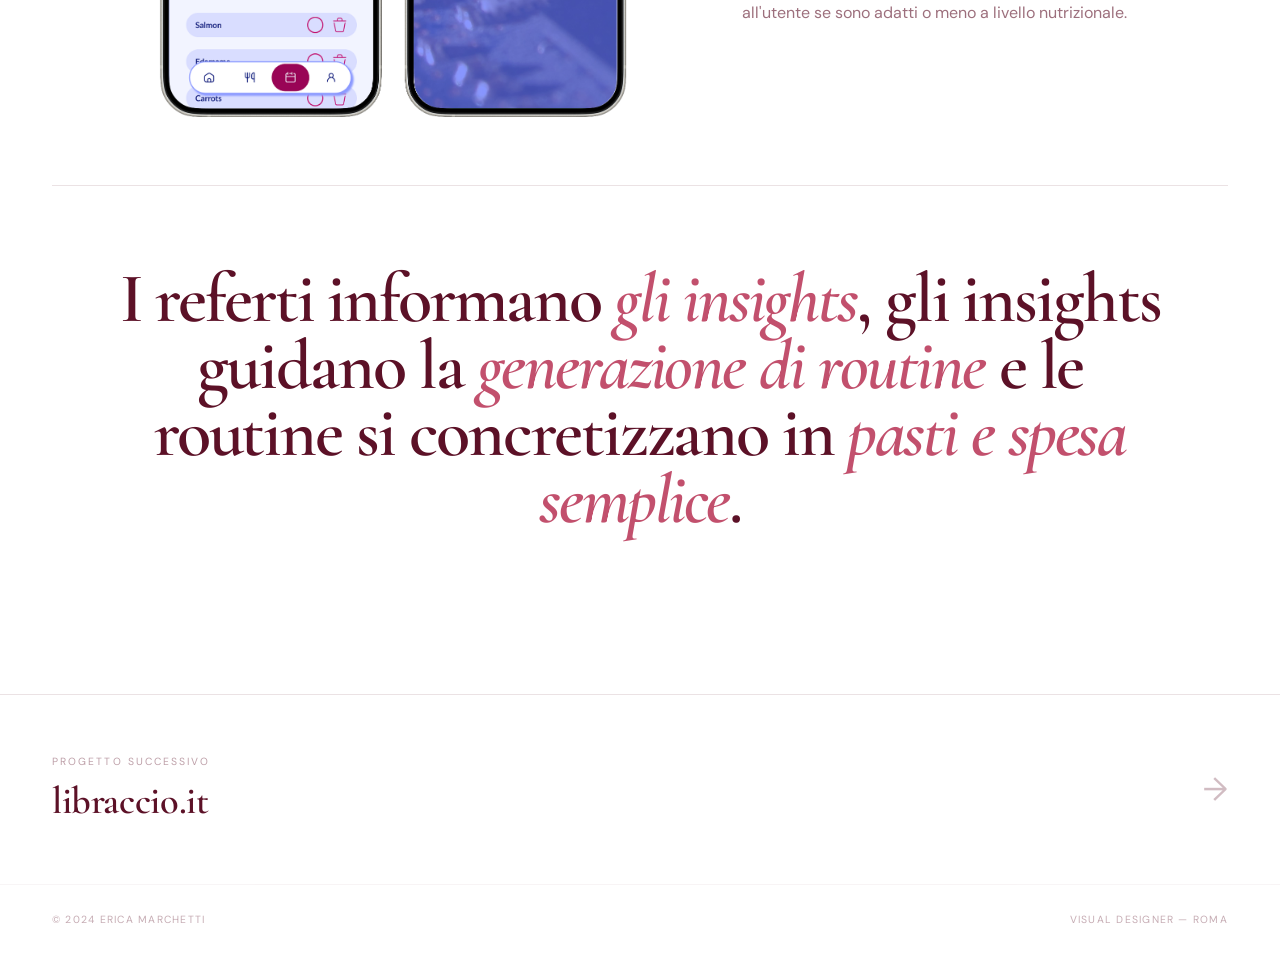
<file: pages/nova.html>
<!DOCTYPE html>
<html lang="it">

<head>
  <meta charset="UTF-8" />
  <meta name="viewport" content="width=device-width, initial-scale=1.0" />
  <title>Nova — Erica Marchetti</title>
  <link rel="preconnect" href="https://fonts.googleapis.com">
  <link rel="preconnect" href="https://fonts.gstatic.com" crossorigin>
  <link
    href="https://fonts.googleapis.com/css2?family=Cormorant+Garamond:ital,wght@0,300;0,400;0,600;1,300;1,400;1,600&family=DM+Sans:wght@300;400;500&display=swap"
    rel="stylesheet" />
  <link rel="stylesheet" href="../css/style.css" />

  <!-- Nova page — scoped styles only -->
  <style>
    /* ── Project title — match index hero-name em style ─────── */
    .detail-title {
      font-style: italic;
      color: var(--accent-soft);
      font-size: clamp(4.5rem, 9vw, 8rem);
    }

    /* ── Proto section ──────────────────────────────────────── */
    .proto-section {
      padding: 100px 52px 80px;
      border-top: 1px solid var(--ink-light);
      display: flex;
      flex-direction: column;
      align-items: center;
      text-align: center;
    }

    .proto-header {
      margin-bottom: 72px;
    }

    .proto-title {
      font-family: 'Cormorant Garamond', serif;
      font-size: clamp(1.8rem, 3vw, 2.8rem);
      font-weight: 600;
      letter-spacing: -0.01em;
      line-height: 1.1;
      color: var(--ink);
    }

    .proto-mockup {
      display: block;
      width: min(320px, 72vw);
      height: auto;
      user-select: none;
      pointer-events: none;
    }

    /* ── Phase divider ──────────────────────────────────────── */
    .phase-divider {
      display: flex;
      align-items: center;
      gap: 20px;
      padding: 64px 0 48px;
    }

    .phase-divider::before,
    .phase-divider::after {
      content: '';
      flex: 1;
      height: 1px;
      background: var(--ink-light);
    }

    .phase-label {
      font-size: 0.62rem;
      letter-spacing: 0.28em;
      text-transform: uppercase;
      color: var(--accent);
      font-weight: 500;
      white-space: nowrap;
    }

    /* ── Research stat row ──────────────────────────────────── */
    .research-stat-row {
      display: flex;
      gap: 0;
      margin-bottom: 64px;
      border: 1px solid var(--ink-light);
    }

    .research-stat-item {
      flex: 1;
      padding: 36px 28px;
      display: flex;
      flex-direction: column;
      gap: 10px;
      border-right: 1px solid var(--ink-light);
    }

    .research-stat-item:last-child {
      border-right: none;
    }

    .research-stat-num {
      font-family: 'Cormorant Garamond', serif;
      font-size: clamp(2.4rem, 4vw, 3.5rem);
      font-weight: 600;
      letter-spacing: -0.02em;
      color: var(--accent-soft);
      line-height: 1;
    }

    .research-stat-label {
      font-size: 0.65rem;
      letter-spacing: 0.18em;
      text-transform: uppercase;
      opacity: 0.45;
      font-weight: 500;
    }

    /* ── Insight grid ───────────────────────────────────────── */
    .insight-grid {
      display: grid;
      grid-template-columns: 1fr 1fr;
      gap: 3px;
      margin-bottom: 0;
    }

    .insight-card {
      background: var(--surface);
      padding: 36px 32px 40px;
      display: flex;
      flex-direction: column;
      gap: 12px;
    }

    .insight-num {
      font-family: 'Cormorant Garamond', serif;
      font-size: 1.6rem;
      font-weight: 600;
      color: var(--accent-soft);
      opacity: 0.5;
      line-height: 1;
    }

    .insight-title {
      font-family: 'Cormorant Garamond', serif;
      font-size: 1.25rem;
      font-weight: 600;
      line-height: 1.2;
      color: var(--ink);
      margin-top: 4px;
    }

    /* ── Solution alternating rows ──────────────────────────── */
    .sol-row {
      display: grid;
      grid-template-columns: 58fr 42fr;
      gap: 0;
      min-height: 320px;
      margin-bottom: 48px;
    }

    /* Even rows flip columns: caption left, image right */
    .sol-row--reverse {
      grid-template-columns: 42fr 58fr;
    }

    .sol-row--reverse .sol-img {
      order: 2;
    }

    .sol-row--reverse .sol-caption {
      order: 1;
      padding-left: 20%;
      padding-right: 0;
    }

    .sol-img {
      background: var(--white);
      display: flex;
      align-items: center;
      justify-content: center;
      min-height: 500px;
      overflow: hidden;
    }

    .sol-img-inner {
      text-align: center;
    }

    .sol-img img {
      width: 100%;
      height: 460px;
      object-fit: contain;
      display: block;
    }

    .sol-caption {
      padding: 52px 8px;
      display: flex;
      flex-direction: column;
      justify-content: center;
      gap: 20px;
    }

    .sol-caption-num {
      font-family: 'Cormorant Garamond', serif;
      font-size: 1.4rem;
      font-weight: 600;
      color: var(--accent-soft);
      opacity: 0.5;
      line-height: 1;
    }

    .sol-caption-title {
      font-family: 'Cormorant Garamond', serif;
      font-size: clamp(1.6rem, 2.5vw, 2.2rem);
      font-weight: 600;
      line-height: 1.15;
      letter-spacing: -0.01em;
      color: var(--ink);
    }

    .sol-caption-text {
      font-size: 1rem;
      line-height: 1.9;
      color: var(--ink);
      opacity: 0.6;
      max-width: 38ch;
    }

    /* ── Research highlight ────────────────────────────────── */
    .research-highlight {
      padding: 72px 0;
      margin-bottom: 3px;
      display: grid;
      grid-template-columns: 1fr 2fr;
      align-items: center;
      gap: 64px;
    }

    .research-highlight-stat {
      font-family: 'Cormorant Garamond', serif;
      font-size: clamp(2.8rem, 6.5vw, 6rem);
      font-weight: 600;
      letter-spacing: -0.04em;
      line-height: 0.9;
      color: var(--accent-soft);
      text-align: right;
    }

    .research-highlight-body {
      display: flex;
      flex-direction: column;
      gap: 16px;
      border-left: 1px solid var(--ink-light);
      padding-left: 52px;
    }

    .research-highlight-label {
      font-size: 0.62rem;
      letter-spacing: 0.28em;
      text-transform: uppercase;
      color: var(--accent);
      font-weight: 500;
    }

    .research-highlight-title {
      font-family: 'Cormorant Garamond', serif;
      font-size: clamp(1.4rem, 2.5vw, 2rem);
      font-weight: 600;
      line-height: 1.15;
      letter-spacing: -0.01em;
      color: var(--ink);
    }

    .research-highlight-text {
      font-size: 0.88rem;
      line-height: 1.9;
      color: var(--ink);
      opacity: 0.55;
      max-width: 48ch;
    }

    /* ── Responsive ─────────────────────────────────────────── */
    @media (max-width: 860px) {
      .proto-section {
        padding-left: 24px;
        padding-right: 24px;
      }

      .research-stat-row {
        flex-direction: column;
      }

      .research-stat-item {
        border-right: none;
        border-bottom: 1px solid var(--ink-light);
      }

      .research-stat-item:last-child {
        border-bottom: none;
      }

      .insight-grid {
        grid-template-columns: 1fr;
      }

      .research-highlight {
        grid-template-columns: 1fr;
        gap: 32px;
        padding: 48px 0;
      }

      .research-highlight-body {
        border-left: none;
        border-top: 1px solid var(--ink-light);
        padding-left: 0;
        padding-top: 32px;
      }

      /* Solution rows stack: image on top, caption below */
      .sol-row,
      .sol-row--reverse {
        grid-template-columns: 1fr;
        min-height: auto;
      }

      .sol-row .sol-img,
      .sol-row--reverse .sol-img {
        order: 1;
        min-height: 260px;
      }

      .sol-row .sol-caption,
      .sol-row--reverse .sol-caption {
        order: 2;
        border-left: none;
        border-right: none;
        border-top: 1px solid var(--ink-light);
        padding: 36px 24px;
      }
    }
  </style>
</head>

<body>

  <div class="cursor" id="cursor"></div>
  <div class="cursor-ring" id="cursorRing"></div>

  <!-- NAV -->
  <nav>
    <a class="nav-logo" href="../index.html">Erica Marchetti</a>
    <a class="nav-back" href="../index.html#projectsSection">
      ← Torna ai progetti
    </a>
    <ul class="nav-links" style="display:none;">
      <li><a href="../index.html">Lavori</a></li>
      <li><a href="../about.html">About</a></li>
      <li><a href="../contact.html">Contatti</a></li>
    </ul>
  </nav>

  <main>

    <!-- ① HERO ─────────────────────────────────────────────── -->
    <section class="detail-hero">
      <div class="detail-hero-bg">Nova</div>
      <div>
        <p class="detail-eyebrow">Progetto Formativo · UX/UI Design</p>
        <h1 class="detail-title">Nova</h1>
        <div class="tools-row hero-tools-row">
          <span class="tool-chip">UX Research</span><span class="tool-chip">UI Design</span>
          <span class="tool-chip">Mobile-First</span><span class="tool-chip">Figma</span>
          <span class="tool-chip">Antigravity</span>
        </div>
      </div>
      <div class="detail-meta">
        <div class="meta-item"><span class="meta-label">Tipo</span><span class="meta-value">UX/UI Design, User Research,
            Interaction Design
          </span></div>
        <div class="meta-item"><span class="meta-label">Ente Formativo</span><span class="meta-value">Talent Garden
            Milano</span></div>
        <div class="meta-item"><span class="meta-label">Strumenti</span><span class="meta-value">Figma,
            Antigravity</span></div>
      </div>
    </section>

    <div class="detail-body">

      <!-- ② BRIEF ──────────────────────────────────────────── -->
      <div class="detail-grid reveal">
        <div>
          <p class="detail-section-label">Brief</p>
          <h2 class="detail-section-title">Immagina dover fare i conti ogni giorno con una patologia ormonale disagevole
            e
            spesso invalidante, senza strumenti pratici per gestire i sintomi.</h2>

          <p class="detail-text">Nova è un progetto nato per rispondere a queste esigenze: un sistema mobile-first che
            trasforma referti in azioni concrete, adattate al tuo ritmo, ai tuoi impegni e ai tuoi limiti. Non
            diagnostica né prescrive; ascolta i tuoi sintomi, semplifica i numeri dei laboratori e propone routine
            alimentari e di movimento flessibili che rispettano le tue esigenze. Con check-in leggeri, insight pratici
            e un calendario che organizza energia e pasti, Nova colma il divario
            tra cure cliniche e vita quotidiana.</p>
        </div>
        <div class="brief-image-wrap">
          <img src="../assets/ChatGPT Image 16 giu 2026, 22_40_17.png" alt="Nova app mockup" class="brief-image" />
        </div>
      </div>

      <!-- ② b PROCESS HEADING ───────────────────────────────── -->
      <div class="process-heading reveal">
        <span class="process-heading-eyebrow">Design Process</span>
        <h2 class="process-heading-title">Dalla <em>ricerca</em> alla <em>progettazione</em></h2>
      </div>

      <!-- ③ RESEARCH PHASE DIVIDER ────────────────────────── -->
      <div class="phase-divider reveal">
        <span class="phase-label">Fase 01 — Ricerca</span>
      </div>

      <!-- ④ RESEARCH STATS ─────────────────────────────────── -->
      <div class="research-stat-row reveal">
        <div class="research-stat-item">
          <span class="research-stat-num">6</span>
          <span class="research-stat-label">Interviste utenti</span>
        </div>
        <div class="research-stat-item">
          <span class="research-stat-num">26</span>
          <span class="research-stat-label">Questionari raccolti</span>
        </div>
        <div class="research-stat-item">
          <span class="research-stat-num">6</span>
          <span class="research-stat-label">Competitor analizzati</span>
        </div>
      </div>

      <!-- ④b RESEARCH HIGHLIGHT ──────────────────────────────── -->
      <div class="research-highlight reveal">
        <div class="research-highlight-stat">80%</div>
        <div class="research-highlight-body">
          <span class="research-highlight-label">Dato chiave</span>
          <h3 class="research-highlight-title">Circa l'80% delle donne ha a che fare<br>con patologie ormonali cheminano
            il benessere quotidiano</h3>
          <p class="research-highlight-text">Fonte: Benu.it
          </p>
        </div>
      </div>

      <!-- ⑤ RESEARCH INSIGHTS ──────────────────────────────── -->
      <p class="research-highlight-label insights-intro-label">Insights principali</p>
      <div class="insight-grid reveal">
        <div class="insight-card">
          <span class="insight-num">01</span>
          <h3 class="insight-title">Una quotidianità frenetica</h3>
          <p class="detail-text">Le utenti hanno bisogno di ridurre
            il carico decisionale quotidiano in una routine già molto intensa.</p>
        </div>
        <div class="insight-card">
          <span class="insight-num">02</span>
          <h3 class="insight-title">Ostacoli economici</h3>
          <p class="detail-text">L’accesso alle cure multidisciplinari necessarie per gestire queste patologie è
            percepito come proibitivo: un servizio digitale
            può fungere da ponte.</p>
        </div>
        <div class="insight-card">
          <span class="insight-num">03</span>
          <h3 class="insight-title">Priorità al benessere</h3>
          <p class="detail-text">Le persone preferiscono interventi sostenibili e realistici, non piani estremi o
            focalizzati sul peso o sulla performance. </p>
        </div>
        <div class="insight-card">
          <span class="insight-num">04</span>
          <h3 class="insight-title">Collegare sintomi e referti</h3>
          <p class="detail-text">La Lab Analisys semplificata è un valore aggiunto percepito come molto rassicurante e
            chiarificatorio, capace di dare maggiore consapevolezza alle utenti.</p>
        </div>
      </div>

      <!-- ⑥ SOLUTION PHASE DIVIDER ────────────────────────── -->
      <div class="phase-divider reveal">
        <span class="phase-label">Fase 02 — Soluzione</span>
      </div>

      <!-- ⑦ SOLUTION INTRO ──────────────────────────────────── -->
      <div class="detail-grid reveal">
        <div>
          <p class="detail-section-label">La Challenge</p>
          <h2 class="detail-section-title detail-section-title--xl">Colmare il gap</h2>
          <p class="detail-text">tra la "cura medica" e la "gestione quotidiana" delle patologie ormonali nella vita
            reale, attraverso alimentazione e attività fisica sostenibili.</p>
        </div>
      </div>

      <!-- ⑦b NOVA CALLOUT ────────────────────────────────────── -->
      <div class="nova-callout reveal">
        <h2 class="nova-callout-title">Qui entra in gioco <em>Nova</em></h2>
      </div>

      <!-- ⑧ SOLUTION ALTERNATING ROWS ────────────────────── -->

      <!-- Row 1 — image left, caption right -->
      <div class="sol-row reveal">
        <div class="sol-img">
          <img src="../assets/gruppo lab analisys.png" alt="Nova app — mockup schermata 01" />
        </div>

        <div class="sol-caption">
          <span class="sol-caption-num">01</span>
          <h3 class="sol-caption-title">Smart Lab Analisys</h3>
          <p class="sol-caption-text">Traduzione dei referti in insights comprensibili e contestualizzati con i sintomi
            dichiarati dall’utente
            in fase di onboarding e nei check-in giornalieri. </p>
        </div>
      </div>

      <!-- Row 2 — caption left, image right -->
      <div class="sol-row sol-row--reverse reveal">
        <div class="sol-img">
          <img src="../assets/gruppo routine.png" alt="Nova app — mockup schermata 02" />
        </div>
        <div class="sol-caption">
          <span class="sol-caption-num">02</span>
          <h3 class="sol-caption-title">Smart Routine</h3>
          <p class="sol-caption-text">La generazione di una routine personalizzata ottenuta combinando analisi del
            sangue, situatione sintomi e check-in giornalieri che Nova
            avrà precedentamente analizzato e collegato. </p>
        </div>
      </div>

      <!-- Row 3 — image left, caption right -->
      <div class="sol-row reveal">
        <div class="sol-img">
          <img src="../assets/gruppo scanner.png" alt="Nova app — mockup schermata 03" />
        </div>
        <div class="sol-caption">
          <span class="sol-caption-num">03</span>
          <h3 class="sol-caption-title">Shopping List e Barcode Scanner</h3>
          <p class="sol-caption-text">L'utente potrà salvare gli ingredienti necessari alla preparazione dei suoi pasti
            in un'apposita lista della spesa, dove potrà spuntare gli alimenti già acquistati. Il Barcode Scanner
            servirà per analizzare i prodotti del supermercato: Nova sarà in grado di comunicare all'utente se sono
            adatti o meno a livello nutrizionale.</p>
        </div>
      </div>
      <!-- ⑦b NOVA CALLOUT ────────────────────────────────────── -->
      <div class="nova-callout reveal">
        <h2 class="nova-callout-title">I referti informano <em>gli insights</em>, gli insights guidano la
          <em>generazione di routine</em> e le routine si concretizzano in <em>pasti e spesa semplice</em>.
        </h2>
      </div>

    </div><!-- /detail-body -->

    <!-- ⑩ NEXT PROJECT ───────────────────────────────────────── -->
    <a class="next-project" href="libraccio.html">
      <div>
        <p class="next-label">Progetto successivo</p>
        <p class="next-title">libraccio.it</p>
      </div>
      <span class="next-arrow">→</span>
    </a>

  </main>

  <footer>
    <span>© 2024 Erica Marchetti</span>
    <span>Visual Designer — Roma</span>
  </footer>

  <script src="../js/main.js"></script>
</body>

</html>
</file>
<file: css/style.css>
/* ============================================================
   DESIGN TOKENS
   - Background: #ffffff (pure white)
   - Text: #5c1127 (deep burgundy — contrast 9.2:1 on white)
   - Accent: #c2506d (deep rose — contrast 5.4:1 on white, WCAG AA)
   - Accent-soft: #e8799a (decorative / large-text only)
   - Borders: rgba(92,17,39,0.12)
   - Muted text: rgba(92,17,39,0.5)
   - Surface: #fdf7f9 (blush tinted off-white)
   - Surface-dark: #f7edf1 (slightly deeper)
   ============================================================ */

:root {
  --white: #ffffff;
  --surface: #fdf7f9;
  --surface-dark: #f7edf1;
  --ink: #5c1127;
  /* deep burgundy — 9.2:1 on white */
  --ink-mid: rgba(92, 17, 39, 0.5);
  --ink-light: rgba(92, 17, 39, 0.12);
  --accent: #c2506d;
  /* deep rose — 5.4:1 on white, AA-compliant */
  --accent-soft: #e8799a;
  /* decorative / large headings only */
  --accent-hover: #a03358;
  /* darker on hover — 7.1:1 on white, AAA */
}

*,
*::before,
*::after {
  box-sizing: border-box;
  margin: 0;
  padding: 0;
}

html {
  scroll-behavior: smooth;
  font-size: 16px;
}

body {
  background: var(--white);
  color: var(--ink);
  font-family: 'DM Sans', sans-serif;
  font-weight: 400;
  overflow-x: hidden;
  cursor: none;
  opacity: 0;
  transition: opacity 0.6s ease;
}

body.loaded {
  opacity: 1;
}

/* ============================================================
   FOCUS STATES — WCAG 2.4.11 visible focus
   ============================================================ */
:focus-visible {
  outline: 2px solid var(--accent);
  outline-offset: 3px;
  border-radius: 2px;
}

/* ============================================================
   CUSTOM CURSOR
   ============================================================ */
.cursor {
  position: fixed;
  top: 0;
  left: 0;
  z-index: 9999;
  width: 10px;
  height: 10px;
  background: var(--ink);
  border-radius: 50%;
  pointer-events: none;
  transform: translate(-50%, -50%);
  transition: width 0.3s, height 0.3s, background 0.3s;
}

.cursor-ring {
  position: fixed;
  top: 0;
  left: 0;
  z-index: 9998;
  width: 36px;
  height: 36px;
  border: 1px solid var(--ink);
  border-radius: 50%;
  pointer-events: none;
  transform: translate(-50%, -50%);
  transition: width 0.3s, height 0.3s, opacity 0.3s;
  opacity: 0.3;
}

body.hovering .cursor {
  width: 6px;
  height: 6px;
  background: var(--accent);
}

body.hovering .cursor-ring {
  width: 56px;
  height: 56px;
  opacity: 0.14;
  border-color: var(--accent);
}

/* ============================================================
   NAVIGATION
   ============================================================ */
nav {
  position: fixed;
  top: 0;
  left: 0;
  right: 0;
  z-index: 200;
  height: 68px;
  display: flex;
  align-items: center;
  justify-content: space-between;
  padding: 0 52px;
  background: rgba(255, 255, 255, 0.92);
  backdrop-filter: blur(20px);
  -webkit-backdrop-filter: blur(20px);
  border-bottom: 1px solid var(--ink-light);
}

.nav-logo {
  font-family: 'Cormorant Garamond', serif;
  font-size: 1.1rem;
  font-weight: 600;
  letter-spacing: 0.06em;
  color: var(--ink);
  text-decoration: none;
  cursor: none;
}

.nav-links {
  display: flex;
  gap: 32px;
  list-style: none;
}

.nav-links a {
  font-size: 0.72rem;
  letter-spacing: 0.16em;
  text-transform: uppercase;
  color: var(--ink);
  text-decoration: none;
  opacity: 0.45;
  transition: opacity 0.25s;
  cursor: none;
}

.nav-links a:hover {
  opacity: 0.8;
}

.nav-links a.active {
  opacity: 1;
  font-weight: 500;
}

.nav-back {
  display: flex;
  align-items: center;
  gap: 10px;
  font-size: 0.72rem;
  letter-spacing: 0.16em;
  text-transform: uppercase;
  color: var(--ink);
  text-decoration: none;
  opacity: 0.45;
  transition: opacity 0.25s;
  cursor: none;
  background: none;
  border: none;
  font-family: inherit;
}

.nav-back:hover {
  opacity: 1;
}

/* ============================================================
   HERO — INDEX
   ============================================================ */
.hero {
  min-height: 100vh;
  padding: 68px 52px 80px;
  display: grid;
  grid-template-columns: 1fr 1fr;
  align-items: end;
  position: relative;
  overflow: hidden;
}

.hero::before {
  content: '';
  position: absolute;
  top: 0;
  left: 74%;
  bottom: 0;
  width: 1px;
  background: var(--ink-light);
}

.hero-line-h {
  position: absolute;
  left: 52px;
  right: 52px;
  bottom: 120px;
  height: 1px;
  background: var(--ink-light);
}

.hero-left {
  padding-bottom: 80px;
  padding-top: 24px
}

.hero-eyebrow {
  font-size: 0.68rem;
  letter-spacing: 0.26em;
  text-transform: uppercase;
  color: var(--accent);
  font-weight: 500;
  margin-bottom: 28px;
  animation: fadeUp 1s ease both;
}

.hero-name {
  font-family: 'Cormorant Garamond', serif;
  font-size: clamp(4.5rem, 9vw, 8rem);
  font-weight: 600;
  line-height: 0.9;
  letter-spacing: -0.02em;
  animation: fadeUp 1s 0.1s ease both;
}

.hero-name em {
  font-style: italic;
  color: var(--accent-soft);
  display: block;
  font-weight: 600;
}

.hero-tagline {
  margin-top: 56px;
  font-family: 'Cormorant Garamond', serif;
  font-size: clamp(1.6rem, 3vw, 2.4rem);
  font-weight: 600;
  font-style: italic;
  color: var(--ink);
  opacity: 0.7;
  letter-spacing: 0.01em;
  line-height: 1.2;
  animation: fadeUp 1s 0.18s ease both;
}

.tagline-accent {
  color: var(--accent-soft);
  opacity: 1;
  font-style: italic;
}

.hero-role {
  margin-top: 5px;
  font-size: 0.95rem;
  line-height: 1.8;
  color: var(--ink);
  opacity: 0.6;
  max-width: 800px;
  animation: fadeUp 1s 0.2s ease both;
}

.hero-cta {
  margin-top: 52px;
  display: inline-flex;
  align-items: center;
  gap: 14px;
  font-size: 0.72rem;
  letter-spacing: 0.2em;
  text-transform: uppercase;
  color: var(--ink);
  text-decoration: none;
  cursor: none;
  font-weight: 500;
  animation: fadeUp 1s 0.35s ease both;
  transition: gap 0.3s;
}

.hero-cta:hover {
  gap: 24px;
  color: var(--accent);
}

.hero-cta-line {
  width: 40px;
  height: 1px;
  background: var(--accent);
  transition: width 0.3s;
}

.hero-cta:hover .hero-cta-line {
  width: 52px;
}

.hero-right {
  padding-bottom: 80px;
  display: flex;
  flex-direction: column;
  justify-content: flex-end;
  align-items: flex-end;
  animation: fadeUp 1s 0.4s ease both;
}

.hero-stats {
  display: flex;
  flex-direction: column;
  gap: 32px;
  text-align: right;
}

.stat-num {
  font-family: 'Cormorant Garamond', serif;
  font-size: 3.5rem;
  font-weight: 600;
  line-height: 1;
  color: var(--accent-soft);
  letter-spacing: -0.02em;
}

.stat-label {
  font-size: 0.7rem;
  letter-spacing: 0.18em;
  text-transform: uppercase;
  opacity: 0.4;
  margin-top: 4px;
}

/* ============================================================
   PROJECTS LIST
   ============================================================ */
.projects-section {
  padding: 0 52px 120px;
}

.projects-label {
  font-size: 0.68rem;
  letter-spacing: 0.26em;
  text-transform: uppercase;
  color: var(--ink-mid);
  padding: 48px 0 40px;
  font-weight: 500;
  border-top: 1px solid var(--ink-light);
  display: flex;
  align-items: center;
  gap: 16px;
}

.projects-label::after {
  content: '';
  flex: 1;
  height: 1px;
  background: var(--ink-light);
}

.projects-list {
  display: flex;
  flex-direction: column;
}

.project-row {
  display: grid;
  grid-template-columns: 64px 1fr auto 160px;
  align-items: center;
  gap: 32px;
  padding: 28px 0;
  border-bottom: 1px solid var(--ink-light);
  cursor: none;
  position: relative;
  transition: padding-left 0.4s ease, color 0.3s;
  text-decoration: none;
  color: inherit;
}

.project-row::before {
  content: '';
  position: absolute;
  left: 0;
  top: 0;
  bottom: 0;
  width: 0;
  background: var(--surface-dark);
  transition: width 0.4s ease;
  z-index: -1;
}

.project-row:hover {
  padding-left: 20px;
  color: var(--accent);
}

.project-row:hover::before {
  width: 100%;
}

.row-num {
  font-family: 'Cormorant Garamond', serif;
  font-size: 1.1rem;
  font-weight: 400;
  opacity: 0.28;
  letter-spacing: 0.06em;
}

.row-title {
  font-family: 'Cormorant Garamond', serif;
  font-size: clamp(1.6rem, 2.5vw, 2.2rem);
  font-weight: 600;
  letter-spacing: -0.01em;
}

.row-title em {
  font-style: italic;
  font-weight: 600;
}

.row-tags {
  display: flex;
  gap: 8px;
  flex-wrap: wrap;
  justify-content: flex-end;
}

.tag {
  font-size: 0.62rem;
  letter-spacing: 0.14em;
  text-transform: uppercase;
  padding: 5px 10px;
  border: 1px solid var(--ink-light);
  border-radius: 2px;
  white-space: nowrap;
  opacity: 0.55;
  color: var(--ink);
}

.project-row:hover .tag {
  border-color: rgba(194, 80, 109, 0.3);
}

.row-arrow {
  display: flex;
  align-items: center;
  justify-content: flex-end;
  opacity: 0;
  transform: translateX(-8px);
  transition: all 0.3s;
  font-size: 0.7rem;
  letter-spacing: 0.16em;
  text-transform: uppercase;
  gap: 8px;
}

.row-arrow svg {
  width: 18px;
}

.project-row:hover .row-arrow {
  opacity: 1;
  transform: translateX(0);
}

/* ============================================================
   DETAIL PAGES — HERO
   ============================================================ */
.detail-hero {
  min-height: 58vh;
  padding: 120px 52px 80px;
  display: grid;
  grid-template-columns: 1fr 1fr;
  align-items: end;
  gap: 80px;
  border-bottom: 1px solid var(--ink-light);
  position: relative;
  overflow: hidden;
}

.detail-hero-bg {
  position: absolute;
  inset: 0;
  display: flex;
  align-items: center;
  justify-content: center;
  font-family: 'Cormorant Garamond', serif;
  font-size: clamp(7rem, 18vw, 20rem);
  font-weight: 700;
  font-style: italic;
  opacity: 0.03;
  color: var(--ink);
  pointer-events: none;
  user-select: none;
  letter-spacing: -0.04em;
  white-space: nowrap;
}

.detail-eyebrow {
  font-size: 0.65rem;
  letter-spacing: 0.26em;
  text-transform: uppercase;
  color: var(--accent);
  font-weight: 500;
  margin-bottom: 20px;
}

.detail-title {
  font-family: 'Cormorant Garamond', serif;
  font-size: clamp(2.8rem, 5.5vw, 5rem);
  font-weight: 600;
  line-height: 0.95;
  letter-spacing: -0.02em;
  margin-bottom: 32px;
  color: var(--accent);
}

.detail-title em {
  font-style: italic;
  font-weight: 600;
}

.detail-meta {
  display: flex;
  flex-direction: column;
  gap: 24px;
  justify-content: flex-end;
}

.meta-item {
  display: flex;
  flex-direction: column;
  gap: 6px;
}

.meta-label {
  font-size: 0.62rem;
  letter-spacing: 0.2em;
  text-transform: uppercase;
  opacity: 0.4;
}

.meta-value {
  font-size: 0.88rem;
  font-weight: 400;
  line-height: 1.5;
}

/* ============================================================
   DETAIL PAGES — BODY
   ============================================================ */
.detail-body {
  padding: 80px 52px;
}

.detail-grid {
  display: grid;
  grid-template-columns: 1fr 1fr;
  gap: 80px;
  margin-bottom: 80px;
  padding-bottom: 80px;
  border-bottom: 1px solid var(--ink-light);
}

.detail-section-label {
  font-size: 0.62rem;
  letter-spacing: 0.24em;
  text-transform: uppercase;
  color: var(--accent);
  font-weight: 700;
  margin-bottom: 16px;
}

.detail-section-title {
  font-family: 'Cormorant Garamond', serif;
  font-size: 2rem;
  font-weight: 700;
  margin-bottom: 16px;
  line-height: 1.15;
}

.detail-section-title--xl {
  font-size: clamp(2.4rem, 5.5vw, 5rem);
  line-height: 0.95;
  letter-spacing: -0.03em;
}

.detail-text {
  font-size: 0.93rem;
  line-height: 1.9;
  color: var(--ink);
  opacity: 0.65;
}

.tools-row {
  display: flex;
  flex-wrap: wrap;
  gap: 8px;
  margin-top: 0;
  margin-bottom: 24px;
}

.hero-tools-row {
  margin-top: 18px;
  margin-bottom: 0;
}

/* Brief section image (right column of detail-grid) */
.brief-image-wrap {
  display: flex;
  align-items: flex-start;
  justify-content: center;
}

.brief-image {
  width: 100%;
  max-height: 480px;
  object-fit: cover;
  object-position: center 30%;
  display: block;
  border-radius: 2px;
}

.tool-chip {
  padding: 7px 14px;
  border: 1px solid var(--ink-light);
  font-size: 0.72rem;
  letter-spacing: 0.08em;
  border-radius: 2px;
  color: var(--ink);
}

/* ============================================================
   MOCKUP PLACEHOLDERS
   ============================================================ */
.mockup-grid {
  display: grid;
  gap: 3px;
  margin-bottom: 60px;
}

.mockup-grid.cols-2 {
  grid-template-columns: 1fr 1fr;
}

.mockup-grid.cols-3 {
  grid-template-columns: 1fr 1fr 1fr;
}

.mockup-grid.hero-layout {
  grid-template-columns: 2fr 1fr;
}

.mockup {
  aspect-ratio: 4/3;
  background: var(--surface-dark);
  display: flex;
  align-items: center;
  justify-content: center;
  position: relative;
  overflow: hidden;
}

.mockup.tall {
  aspect-ratio: 3/4;
}

.mockup.wide {
  aspect-ratio: 16/7;
  grid-column: 1 / -1;
}

.mockup.square {
  aspect-ratio: 1;
}

.mockup-inner {
  text-align: center;
}

.mockup-svg {
  width: 36px;
  height: 36px;
  margin: 0 auto 12px;
  opacity: 0.18;
  display: block;
}

.mockup-label {
  font-size: 0.6rem;
  letter-spacing: 0.18em;
  text-transform: uppercase;
  opacity: 0.22;
}

.mockup.dark .mockup-label {
  color: #fff;
}

.mockup.dark .mockup-svg {
  filter: invert(1);
}

/* per-project tints — untouched, they are project brand colors */
.t1 {
  background: #ece2cf;
}

.t2 {
  background: #1c1c21;
}

.t3 {
  background: #e8ddd3;
}

.t4 {
  background: #dde0ef;
}

.t5 {
  background: #261710;
}

.t6 {
  background: #f5d5df;
}

/* ============================================================
   PALETTE SWATCH ROW
   ============================================================ */
.palette-row {
  display: flex;
  gap: 3px;
  margin-bottom: 60px;
}

.swatch {
  height: 56px;
  flex: 1;
}

/* ============================================================
   NEXT PROJECT
   ============================================================ */
.next-project {
  padding: 60px 52px;
  border-top: 1px solid var(--ink-light);
  display: flex;
  align-items: center;
  justify-content: space-between;
  cursor: none;
  text-decoration: none;
  color: var(--ink);
  transition: background 0.4s;
}

.next-project:hover {
  background: var(--surface-dark);
}

.next-label {
  font-size: 0.65rem;
  letter-spacing: 0.2em;
  text-transform: uppercase;
  opacity: 0.4;
  margin-bottom: 10px;
}

.next-title {
  font-family: 'Cormorant Garamond', serif;
  font-size: clamp(1.8rem, 3vw, 2.8rem);
  font-weight: 600;
  letter-spacing: -0.01em;
}

.next-arrow {
  font-size: 2rem;
  opacity: 0.28;
  transition: transform 0.3s, opacity 0.3s;
}

.next-project:hover .next-arrow {
  transform: translateX(12px);
  opacity: 0.6;
  color: var(--accent);
}

/* ============================================================
   PROCESS HEADING
   ============================================================ */
.process-heading {
  padding: 100px 52px 48px;
  border-top: 1px solid var(--ink-light);
  position: relative;
}

.process-heading-eyebrow {
  display: block;
  font-size: 0.62rem;
  letter-spacing: 0.28em;
  text-transform: uppercase;
  color: var(--accent);
  font-weight: 500;
  margin-bottom: 20px;
}

.process-heading-title {
  font-family: 'Cormorant Garamond', serif;
  font-size: clamp(2.4rem, 5.5vw, 5rem);
  font-weight: 600;
  line-height: 0.9;
  letter-spacing: -0.03em;
  color: var(--ink);
  margin-bottom: 40px;
}

.process-heading-title em {
  font-style: italic;
  color: var(--accent);
}

/* ============================================================
   NOVA CALLOUT HEADING
   ============================================================ */
.nova-callout {
  padding: 80px 52px;
  text-align: center;
  border-top: 1px solid var(--ink-light);
}

.nova-callout-title {
  font-family: 'Cormorant Garamond', serif;
  font-size: clamp(2.4rem, 5.5vw, 5rem);
  font-weight: 600;
  line-height: 0.95;
  letter-spacing: -0.03em;
  color: var(--ink);
}

.nova-callout-title em {
  font-style: italic;
  color: var(--accent);
}

/* ============================================================
   ABOUT
   ============================================================ */
.about-hero {
  padding: 140px 52px 80px;
  display: grid;
  grid-template-columns: 1fr 1fr;
  gap: 80px;
  border-bottom: 1px solid var(--ink-light);
}

.about-title {
  font-family: 'Cormorant Garamond', serif;
  font-size: clamp(3.5rem, 7vw, 6rem);
  font-weight: 600;
  line-height: 0.92;
  letter-spacing: -0.02em;
}

.about-title em {
  font-style: italic;
  color: var(--accent-soft);
  font-weight: 600;
}

.about-bio-text {
  font-size: 1rem;
  line-height: 1.9;
  opacity: 0.65;
  padding-top: 16px;
  color: var(--ink);
}

.about-bio-text strong {
  font-weight: 600;
  color: var(--ink);
  opacity: 1;
}

.about-skills-section {
  padding: 80px 52px;
}

.skills-grid {
  display: grid;
  grid-template-columns: repeat(3, 1fr);
  gap: 2px;
  margin-top: 48px;
}

.skill-card {
  padding: 36px 28px;
  background: var(--surface);
  border-bottom: 3px solid transparent;
  transition: border-color 0.3s, background 0.3s;
}

.skill-card:hover {
  border-color: var(--accent);
  background: var(--surface-dark);
}

.skill-card-num {
  font-family: 'Cormorant Garamond', serif;
  font-size: 2.5rem;
  font-weight: 600;
  color: var(--accent-soft);
  opacity: 0.5;
  margin-bottom: 16px;
}

.skill-card-title {
  font-size: 0.88rem;
  font-weight: 600;
  margin-bottom: 10px;
  color: var(--ink);
}

.skill-card-text {
  font-size: 0.8rem;
  line-height: 1.75;
  opacity: 0.55;
  color: var(--ink);
}

/* Section heading helpers used inline in about.html */
.section-eyebrow {
  font-size: .65rem;
  letter-spacing: .24em;
  text-transform: uppercase;
  color: var(--ink-mid);
  font-weight: 500;
  margin-bottom: 8px;
}

.section-title {
  font-family: 'Cormorant Garamond', serif;
  font-size: clamp(2rem, 4vw, 3rem);
  font-weight: 600;
  letter-spacing: -0.01em;
}

/* ============================================================
   CONTACT
   ============================================================ */
.contact-hero {
  min-height: 100vh;
  padding: 68px 52px 80px;
  display: flex;
  flex-direction: column;
  justify-content: center;
}

.contact-title {
  font-family: 'Cormorant Garamond', serif;
  font-size: clamp(4rem, 9vw, 9rem);
  font-weight: 600;
  line-height: 0.9;
  letter-spacing: -0.03em;
  margin-top: 64px;
  margin-bottom: 64px;
}

.contact-title em {
  font-style: italic;
  color: var(--accent-soft);
  font-weight: 600;
}

.contact-item {
  display: flex;
  align-items: center;
  justify-content: space-between;
  padding: 28px 0;
  border-bottom: 1px solid var(--ink-light);
  text-decoration: none;
  color: var(--ink);
  cursor: none;
  transition: padding-left 0.3s, color 0.3s;
}

.contact-item:first-of-type {
  border-top: 1px solid var(--ink-light);
}

.contact-item:hover {
  padding-left: 16px;
  color: var(--accent);
}

.contact-item-label {
  font-size: 0.65rem;
  letter-spacing: 0.2em;
  text-transform: uppercase;
  opacity: 0.4;
  width: 120px;
  font-weight: 500;
}

.contact-item-value {
  font-family: 'Cormorant Garamond', serif;
  font-size: clamp(1.3rem, 2.5vw, 2rem);
  font-weight: 600;
  flex: 1;
}

.contact-item-arrow {
  opacity: 0;
  transform: translateX(-8px);
  transition: all 0.3s;
  font-size: 1.2rem;
}

.contact-item:hover .contact-item-arrow {
  opacity: 0.6;
  transform: translateX(0);
}

/* ============================================================
   CONTACT FORM
   ============================================================ */
.contact-form-container {
  margin-top: 80px;
  max-width: 600px;
}

.form-group {
  margin-bottom: 32px;
  position: relative;
}

.form-label {
  display: block;
  font-size: 0.65rem;
  letter-spacing: 0.2em;
  text-transform: uppercase;
  color: var(--ink);
  opacity: 0.5;
  margin-bottom: 12px;
  font-weight: 500;
}

.form-input {
  width: 100%;
  background: transparent;
  border: none;
  border-bottom: 1px solid var(--ink-light);
  padding: 12px 0;
  font-family: inherit;
  font-size: 1rem;
  color: var(--ink);
  transition: border-color 0.3s;
  outline: none;
}

.form-input::placeholder {
  color: var(--ink-mid);
}

.form-input:focus {
  border-color: var(--accent);
  box-shadow: 0 1px 0 0 var(--accent);
  /* reinforces focus without relying on color alone */
}

.form-submit {
  background: var(--ink);
  color: var(--white);
  border: none;
  padding: 16px 44px;
  font-size: 0.72rem;
  letter-spacing: 0.22em;
  text-transform: uppercase;
  cursor: none;
  font-family: inherit;
  font-weight: 500;
  transition: background 0.3s;
  border-radius: 1px;
}

.form-submit:hover {
  background: var(--accent-hover);
}

.form-submit:focus-visible {
  outline: 2px solid var(--accent);
  outline-offset: 3px;
}

/* ============================================================
   FOOTER
   ============================================================ */
footer {
  padding: 28px 52px;
  border-top: 1px solid var(--ink-light);
  display: flex;
  align-items: center;
  justify-content: space-between;
  font-size: 0.65rem;
  letter-spacing: 0.12em;
  text-transform: uppercase;
  opacity: 0.35;
  color: var(--ink);
}

/* ============================================================
   SCROLL REVEAL
   ============================================================ */
.reveal {
  opacity: 0;
  transform: translateY(28px);
  transition: opacity 0.7s ease, transform 0.7s ease;
}

.reveal.vis {
  opacity: 1;
  transform: translateY(0);
}

/* ============================================================
   ANIMATIONS
   ============================================================ */
@keyframes fadeUp {
  from {
    opacity: 0;
    transform: translateY(22px);
  }

  to {
    opacity: 1;
    transform: translateY(0);
  }
}

/* ============================================================
   PROJECT CARD GRID
   ============================================================ */
.projects-grid {
  display: grid;
  grid-template-columns: repeat(2, 1fr);
  gap: 20px;
}

.project-card {
  background: var(--white);
  display: flex;
  flex-direction: column;
  overflow: hidden;
  border: 1px solid var(--ink-light);
  transition: border-color 0.35s ease;
}

.project-card:hover {
  border-color: rgba(194, 80, 109, 0.3);
}

/* Preview area — full-width coloured band */
.card-preview {
  width: 100%;
  aspect-ratio: 16 / 9;
  background: var(--surface-dark);
  display: flex;
  align-items: flex-end;
  padding: 20px 24px;
  position: relative;
  overflow: hidden;
  transition: transform 0.5s ease;
}

.project-card:hover .card-preview {
  transform: scale(1.02);
}

/* Label inside the preview (acts as a watermark) */
.card-preview-label {
  font-family: 'Cormorant Garamond', serif;
  font-size: clamp(1.4rem, 3vw, 2.2rem);
  font-weight: 600;
  font-style: italic;
  letter-spacing: -0.01em;
  color: var(--ink);
  opacity: 0.14;
  line-height: 1;
  pointer-events: none;
  user-select: none;
}

/* Dark tint variant: invert label colour */
.card-preview.dark .card-preview-label {
  color: #fff;
  opacity: 0.18;
}

/* Card body */
.card-body {
  padding: 28px 28px 32px;
  display: flex;
  flex-direction: column;
  gap: 12px;
  flex: 1;
}

/* Tags inside cards align left, matching the title */
.card-body .row-tags {
  justify-content: flex-start;
  margin-bottom: 8px;
}

.card-header {
  display: flex;
  align-items: baseline;
  gap: 14px;
}

/* .row-num and .row-title already defined — no change needed */

/* Discover button */
.card-btn {
  display: inline-flex;
  align-items: center;
  gap: 10px;
  margin-top: auto;
  padding: 11px 22px;
  border: 1px solid var(--ink-light);
  font-size: 0.68rem;
  letter-spacing: 0.2em;
  text-transform: uppercase;
  font-weight: 500;
  color: var(--ink);
  text-decoration: none;
  cursor: none;
  align-self: flex-start;
  transition: background 0.3s, border-color 0.3s, color 0.3s, gap 0.3s;
}

.card-btn svg {
  width: 16px;
  flex-shrink: 0;
  transition: transform 0.3s;
}

.card-btn:hover {
  background: var(--ink);
  border-color: var(--ink);
  color: var(--white);
  gap: 16px;
}

.card-btn:hover svg {
  transform: translateX(3px);
}

/* ============================================================
   MACBOOK PRO MOCKUP
   ============================================================ */
.macbook-mockup-section {
  padding: 80px 52px;
  display: flex;
  justify-content: center;
  align-items: center;
  background: var(--surface-dark);
}

.macbook-frame {
  position: relative;
  width: 100%;
  max-width: 900px;
  aspect-ratio: 16 / 10;
  background: #111;
  border-radius: 20px 20px 0 0;
  padding: 12px 12px 18px 12px;
  box-shadow: 0 20px 40px rgba(0, 0, 0, 0.15);
  border: 2px solid #333;
  border-bottom: none;
}

.macbook-screen {
  position: relative;
  width: 100%;
  height: 100%;
  background: #000;
  border-radius: 8px;
  overflow: hidden;
}

.macbook-video {
  width: 100%;
  height: 100%;
  object-fit: cover;
  display: block;
}

.macbook-notch {
  position: absolute;
  top: 12px;
  left: 50%;
  transform: translateX(-50%);
  width: 120px;
  height: 20px;
  background: #111;
  border-radius: 0 0 10px 10px;
  z-index: 10;
}

.macbook-base {
  position: absolute;
  bottom: -24px;
  left: -20px;
  right: -20px;
  height: 24px;
  background: linear-gradient(to bottom, #d4d4d4, #b5b5b5);
  border-radius: 0 0 12px 12px;
  box-shadow: inset 0 2px 4px rgba(255, 255, 255, 0.5), 0 10px 20px rgba(0, 0, 0, 0.1);
}

.macbook-base::before {
  content: "";
  position: absolute;
  top: 0;
  left: 50%;
  transform: translateX(-50%);
  width: 150px;
  height: 6px;
  background: #a3a3a3;
  border-radius: 0 0 6px 6px;
}

/* ============================================================
   JULES REDESIGN SPECIFIC GRIDS
   ============================================================ */
.logo-construction-section {
  display: grid;
  grid-template-columns: 1fr 2fr;
  gap: 80px;
  padding: 80px 52px;
  border-top: 1px solid var(--ink-light);
}

.logo-construction-sticky {
  position: sticky;
  top: 120px;
}

.logo-construction-images {
  display: flex;
  flex-direction: column;
  gap: 40px;
}

.logo-construction-images img {
  width: 100%;
  height: auto;
  border: 1px solid var(--ink-light);
  background: var(--white);
}

.logo-variations-section {
  padding: 80px 52px;
  background: var(--surface-dark);
}

.variations-grid {
  display: grid;
  grid-template-columns: repeat(3, 1fr);
  gap: 24px;
  margin-top: 40px;
}

.variation-hero {
  grid-column: 1 / -1;
  background: var(--white);
  padding: 80px;
  display: flex;
  justify-content: center;
  align-items: center;
  border: 1px solid var(--ink-light);
}

.variation-cell {
  background: var(--white);
  padding: 60px 40px;
  display: flex;
  flex-direction: column;
  align-items: center;
  justify-content: center;
  border: 1px solid var(--ink-light);
  gap: 20px;
}

.mockup-grid-asymmetrical {
  display: grid;
  grid-template-columns: 2fr 1fr;
  gap: 24px;
  padding: 0 52px 80px 52px;
}

.mockup-grid-asymmetrical img {
  width: 100%;
  height: 100%;
  object-fit: cover;
  display: block;
}

.full-bleed-mockup {
  position: relative;
  width: 100%;
  height: 80vh;
  margin: 80px 0;
}

.full-bleed-mockup img {
  width: 100%;
  height: 100%;
  object-fit: cover;
}

.full-bleed-caption {
  position: absolute;
  bottom: 80px;
  right: 52px;
  background: var(--white);
  padding: 40px;
  max-width: 400px;
  border: 1px solid var(--ink-light);
}

.masonry-grid {
  display: grid;
  grid-template-columns: repeat(3, 1fr);
  gap: 24px;
  padding: 80px 52px;
  background: var(--surface-dark);
}

.masonry-item {
  display: flex;
  flex-direction: column;
  gap: 16px;
}

.masonry-item img {
  width: 100%;
  height: auto;
  border: 1px solid var(--ink-light);
}

/* ============================================================
   RESPONSIVE
   ============================================================ */
@media (max-width: 860px) {


  nav,
  .hero,
  .detail-hero,
  .about-hero,
  .contact-hero,
  .projects-section,
  .detail-body,
  .about-skills-section,
  .next-project,
  footer {
    padding-left: 24px;
    padding-right: 24px;
  }

  .hero,
  .detail-hero,
  .about-hero {
    grid-template-columns: 1fr;
  }

  .hero::before {
    display: none;
  }

  .detail-grid,
  .skills-grid {
    grid-template-columns: 1fr;
    gap: 40px;
  }

  .mockup-grid.cols-2,
  .mockup-grid.cols-3,
  .mockup-grid.hero-layout {
    grid-template-columns: 1fr;
  }

  .project-row {
    grid-template-columns: 40px 1fr auto;
  }

  /* Hide tags on old list rows only; show them on cards */
  .project-row .row-tags {
    display: none;
  }

  .projects-grid {
    grid-template-columns: 1fr;
  }

  .card-btn {
    cursor: auto;
  }

  body {
    cursor: auto;
  }

  .cursor,
  .cursor-ring {
    display: none;
  }
}
</file>
